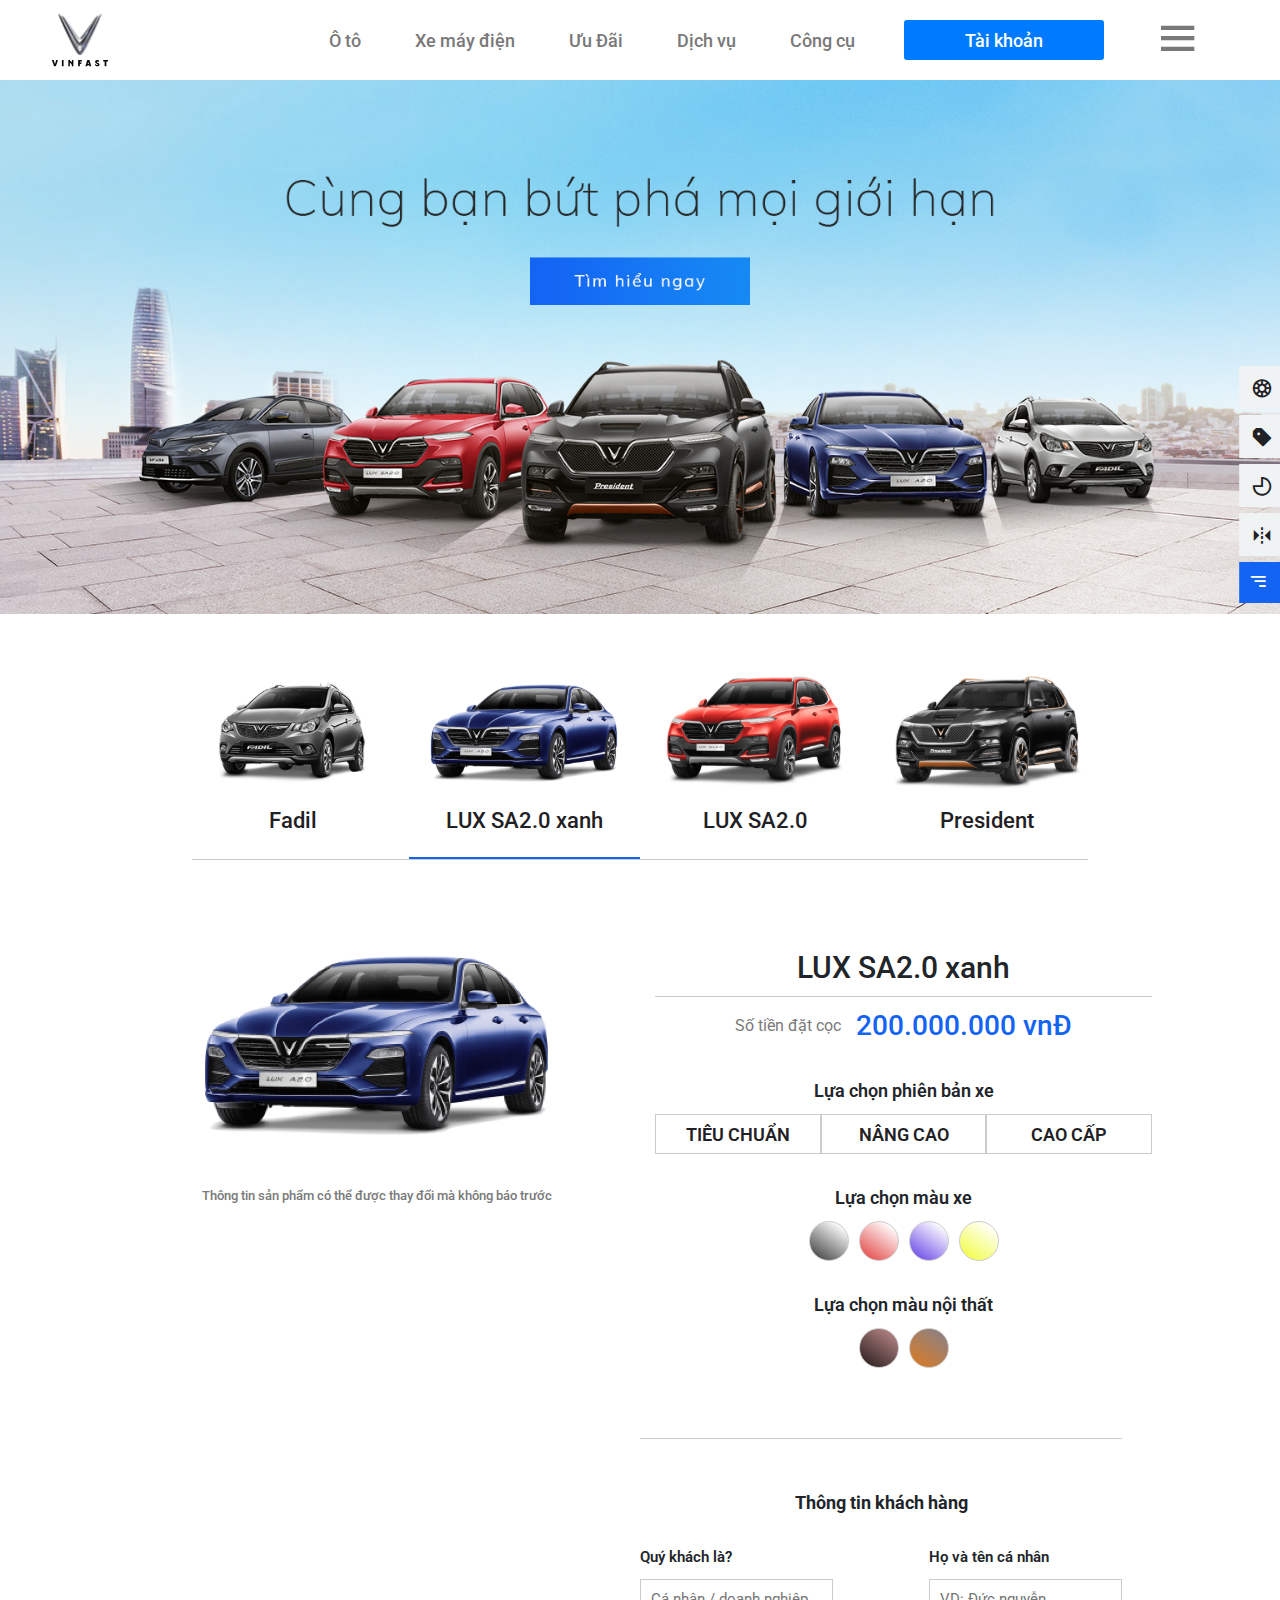
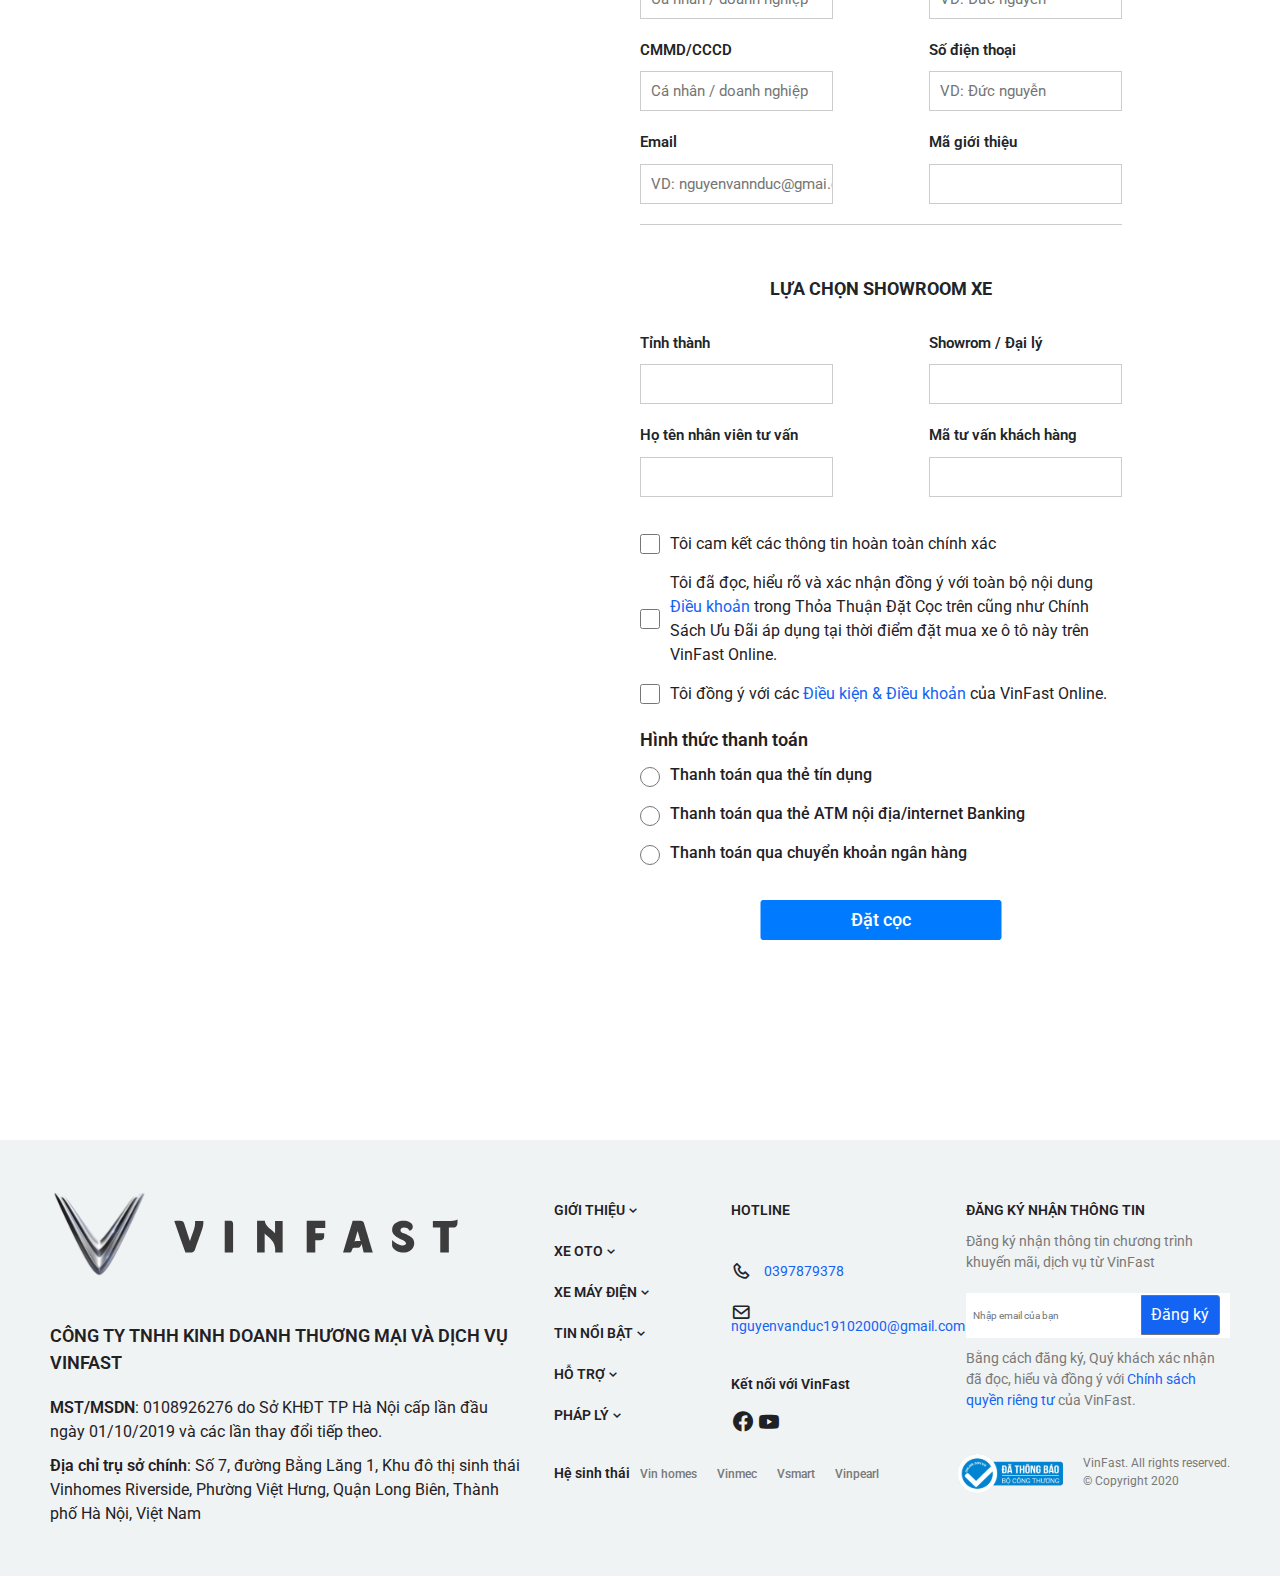
<file: listCar.html>
<!DOCTYPE html>
<html lang="en">
<head>
    <meta charset="UTF-8">
    <meta http-equiv="X-UA-Compatible" content="IE=edge">
    <meta name="viewport" content="width=device-width, initial-scale=1.0">
    <title id="title"></title>
    <link rel="stylesheet" href="https://cdn.jsdelivr.net/npm/bootstrap@4.3.1/dist/css/bootstrap.min.css" integrity="sha384-ggOyR0iXCbMQv3Xipma34MD+dH/1fQ784/j6cY/iJTQUOhcWr7x9JvoRxT2MZw1T" crossorigin="anonymous">
    <link rel="stylesheet" href="./assets/base.css">
    <!-- <link rel="stylesheet" href="./assets/grid.css"> -->
    <link rel="stylesheet" href="./assets/style.css">
    <link rel="stylesheet" href="./assets/none.css">
    <link rel="stylesheet" href="./assets/wrapper.css">
    <link rel="stylesheet" href="./assets/Footer.css">
    <link rel="stylesheet" href="./assets/menu__icon.css">
    <link rel="stylesheet" href="./assets/wrapper2.css">
    <link rel="stylesheet" href="https://cdnjs.cloudflare.com/ajax/libs/font-awesome/5.15.4/css/all.min.css" />
    <link href='https://unpkg.com/boxicons@2.1.2/css/boxicons.min.css' rel='stylesheet'>
    <link rel="stylesheet" href="./assets/icon/fontawesome-free-6.1.1-web/css/all.min.css">
    
</head>
<body>
    <div class="app">
        <div class="header">
            <div class="row">
                <div class="col-12">
                    <nav class="duc__navbar navbar navbar-expand-lg navbar-light">
                        <a class="navbar-brand" href="index.html">
                            <img src="./assets/img/header-logo.svg" alt="">
                        </a>
                        <button class="navbar-toggler" type="button" data-toggle="collapse" data-target="#navbarNavDropdown" aria-controls="navbarNavDropdown" aria-expanded="false" aria-label="Toggle navigation">
                          <span class="navbar-toggler-icon"></span>
                        </button>
                        <div class="collapse navbar-collapse" id="navbarNavDropdown">
                          <ul class="navbar-nav">
                            <li class="nav-item nav-item-oto active" >
                              <a class="nav-link" href="listCar.html">Ô tô <span class="sr-only">(current)</span></a>
                              <div class="nav-item-show nav-item--show-oto">
                                <div class="item__container-show">
                                  <div class="header-show">
                                      <div class="header-show-type">
                                        <span onclick="filterCar(event, 'dien')">Động cơ điện</span>
                                        <span onclick="filterCar(event, 'xang')" class="active-background">Động cơ xăng</span>
                                      </div>
                                      <div class="header-show-tuvan">
                                        <i class='bx bxs-comment-detail'></i>
                                        Yêu cầu tư vấn
                                      </div>
                                  </div>
                                  <div src="./assets/img/" class="header-content">
                                    <div class="row" id="list_car">
                                      
                                    </div>

                                    <div class="header-content-policy">Chính sách bán hàng có thể được cung cập nhật theo chính sách VinFast tại từng thời điểm</div>
                                    <div class="header-content--all-view">
                                      <a href="./listCar.html"><button class="btn btn-primary">Xem tất cả các xe</button></a>
                                    </div>
                                  </div>
                                </div>
                              </div>
                            </li>

                            <div src="./assets/img/car-dien/VF9_1642740346.png"></div>
        
                            <li class="nav-item nav-item-xemay active">
                              <a class="nav-link" href="listMoto.html">Xe máy điện <span class="sr-only">(current)</span></a>
                              <div class="nav-item-show nav-item--show-xemay">
                                <div class="item__container-show">
                                  <div class="header-show">
                                      <div class="header-show-type">
                                        <span onclick="filterMoto(event, 'hight')">Cao cấp</span>
                                        <span onclick="filterMoto(event, 'medium')" class="active-background">Trung cấp</span>
                                        <span onclick="filterMoto(event, 'low')">Phổ chông</span>
                                      </div>
                                      <div class="header-show-tuvan">
                                        <i class='bx bxs-comment-detail'></i>
                                        Yêu cầu tư vấn
                                      </div>
                                  </div>
                                  <div class="header-content">
                                    <div class="row no-wrap" id="list_moto">
                                      
                                    </div>
                                    
                                    <div class="header-content-policy">Chính sách bán hàng có thể được cung cập nhật theo chính sách VinFast tại từng thời điểm</div>
                                    <div class="header-content--all-view">
                                      <a href="./listMoto.html"><button class="btn btn-primary">Xem tất cả các xe</button></a>
                                    </div>
                                  </div>
                                </div>
                              </div>
                            </li>
        
                            <li class="nav-item active">
                              <a class="nav-link" href="#">Ưu Đãi <span class="sr-only">(current)</span></a>
                            </li>
        
                            <li class="nav-item nav-item-service active">
                              <a class="nav-link" href="#">Dịch vụ <span class="sr-only">(current)</span></a>
                              <div class="nav-item-show  nav-item--show-service"> 
                                <div class="row">
                                    <div class="col l-3 show-service-item">
                                      <div class="show-service--title">BẢO HÀNH & DỊCH VỤ</div>
                                      <div><a href="#">Bảo hành</a></div>
                                      <div><a href="#">Bảo dưỡng định kỳ</a></div>
                                      <div><a href="#">Dịch vụ sửa chữa</a></div>
                                    </div>
                                    <div class="col l-3 show-service-item">
                                      <div class="show-service--title">ĐẶT LỊCH SỬA CHỮA & BẢO DƯỠNG</div>
                                      <div><a href="#">Ô tô</a></div>
                                    </div>
                                    <div class="col l-3 show-service-item">
                                      <div class="show-service--title">TÀI LIỆU TẢI VỀ</div>
                                      <div><a href="#">Ô tô</a></div>
                                      <div><a href="#">Xe máy điện</a></div>
                                    </div>
                                    <div class="col l-3 show-service-item">
                                      <img src="./assets/img/img-header-service/Rectangle 6338_1632569636.png" alt="">
                                    </div>
                                </div>
                              </div>
                            </li>
        
                            <li class="nav-item nav-item-tools">
                              <a class="nav-link" href="#">Công cụ</a>
                              <div class="nav-item-show  nav-item--show-tools"> 
                                <div class="row">
                                    <div class="col l-3 show-service-item">
                                      <div><a href="#">Chi phí lăn bánh</a></div>
                                      <div><a href="#">So sánh xe</a></div>
                                    </div>
                                    <div class="col l-3 show-service-item">
                                      <div><a href="#">Thẩm định vay</a></div>
                                      <div><a href="#">Dự đoán trả góp</a></div>
                                    </div>
                                    <div class="col l-3 show-service-item">
                                      <div><a href="#">Đặt lịch dịch vụ</a></div>
                                      <div><a href="#">Đăng ký lái thử</a></div>
                                    </div>
                                    <div class="col l-3 show-service-item">
                                      <img src="./assets/img/img-header-service/Rectangle 6338 (3)_1627879460_1630987075.png" alt="">
                                    </div>
                                </div>
                              </div>
                            </li>
                            <li>
                                <button onclick="clickLogin()" style="font-size: 1.8rem; font-weight: 500;" type="button" class="btn btn-primary">Tài khoản</button>
                            </li>
        
                            <li class="duc__nav-item nav-item dropdown">
                              <a class="nav-link " href="#">
                                <i style="font-size: 50px;" class='bx bx-menu'></i>
                              </a>
                              <div class="duc__dropdown-menu">
                                <div class="after dropdown__menu"></div>
                                <a class="duc__dropdown-item" href="#">Hệ thống Showroom và Đại lý</a>
                                <a class="duc__dropdown-item" href="#">Hệ thống tạm sạc và thiết bị</a>
                                <a class="duc__dropdown-item" href="#">Dịch vụ Pin</a>
                                <a class="duc__dropdown-item" href="#">Đối tác tạm sạc</a>
                                <a class="duc__dropdown-item" href="#">Câu hỏi thường gặp</a>
                              </div>
                            </li>
                          </ul>
                        </div>
                    </nav>
                </div>
            </div>
        </div>

        <div class="wrapper2">
            <div class="wrapper2-header">
                <img src="./assets/img-listCar/header/Banner-all-car-VN.jpg" alt="">
            </div>

            <div class="wrapper2-product">
                <div class="row" id="wrapper2-cars">
                  
                </div>
            </div>

            <div class="wrapper2-product-info">
                <div class="row" id="renderCar">
                </div>
            </div>

            <div class="wrapper2-form">
              <div class="row">
                <div class="col col-lg-6"></div>
            
                <div class="col col-lg-6">
                  <div class="wrapper2-form1">
                    <div class="header-form">Thông tin khách hàng</div>
                    <div class="wrapper-form-input">
                      <div class="form-input">
                        <span>Quý khách là?</span>
                        <input type="text" placeholder="Cá nhân / doanh nghiệp">
                      </div>

                      <div class="form-input">
                        <span>Họ và tên cá nhân</span>
                        <input type="text" placeholder="VD: Đức nguyễn">
                      </div>
                    </div>
                    
                    <div class="wrapper-form-input">
                      <div class="form-input">
                        <span>CMMD/CCCD</span>
                        <input type="text" placeholder="Cá nhân / doanh nghiệp">
                      </div>

                      <div class="form-input">
                        <span>Số điện thoại</span>
                        <input type="text" placeholder="VD: Đức nguyễn">
                      </div>
                    </div>

                    <div class="wrapper-form-input">
                      <div class="form-input">
                        <span>Email</span>
                        <input type="text" placeholder="VD: nguyenvannduc@gmai.com">
                      </div>

                      <div class="form-input">
                        <span>Mã giới thiệu</span>
                        <input type="text" >
                      </div>
                    </div>
                  </div>

                  <div class="wrapper2-form1">
                    <div class="header-form">LỰA CHỌN SHOWROOM XE</div>                
                    <div class="wrapper-form-input">
                      <div class="form-input">
                        <span>Tỉnh thành</span>
                        <input type="text">
                      </div>

                      <div class="form-input">
                        <span>Showrom / Đại lý</span>
                        <input type="text">
                      </div>
                    </div>

                    <div class="wrapper-form-input">
                      <div class="form-input">
                        <span>Họ tên nhân viên tư  vấn</span>
                        <input type="text">
                      </div>

                      <div class="form-input">
                        <span>Mã tư vấn khách hàng</span>
                        <input type="text" >
                      </div>
                    </div>
                  </div>

                  <div class="form-policy">
                    <div class="form__check-policy">
                      <input type="checkbox">
                      <div>Tôi cam kết các thông tin hoàn toàn chính xác</div>
                    </div>
  
                    <div class="form__check-policy">
                      <input type="checkbox">
                      <div>Tôi đã đọc, hiểu rõ và xác nhận đồng ý với toàn bộ nội dung
                         <span>Điều khoản</span> 
                         trong Thỏa Thuận Đặt Cọc trên cũng như Chính Sách Ưu Đãi áp dụng tại thời điểm đặt mua xe ô tô này trên VinFast Online.</div>
                    </div>
  
                    <div class="form__check-policy">
                      <input type="checkbox">
                      <div>Tôi đồng ý với các 
                        <span>Điều kiện & Điều khoản</span>
                        của VinFast Online.</div>
                    </div>
                  </div>

                  <div class="form-payment">
                    <div class="header__form-payment">Hình thức thanh toán</div>
                    <div class="form__check-payment">
                      <input type="radio" value="1" name="payment" >  
                      <label for="1">Thanh toán qua thẻ tín dụng</label>
                    </div>

                    <div class="form__check-payment">
                      <input type="radio" value="2" name="payment" >  
                      <label for="2">Thanh toán qua thẻ ATM nội địa/internet Banking</label>
                    </div>

                    <div class="form__check-payment">
                      <input type="radio" value="3" name="payment" >  
                      <label for="3">Thanh toán qua chuyển khoản ngân hàng</label>
                    </div>
                  </div>

                  <button style="font-size: 1.8rem; font-weight: 500;" type="button" class="btn btn-primary">Đặt cọc</button>
                </div>
              </div>
            </div>
        </div>

        <div class="footer">
          <div class="row">
            <div class="col col-lg-5">
              <div class="footer__left">
                <div class="header-cty__logo">
                  <img src="./assets/img/logo-footer.svg" alt="">
                </div>
                <div class="header-cty__name">CÔNG TY TNHH KINH DOANH THƯƠNG MẠI VÀ DỊCH VỤ VINFAST</div>
                <div class="header-cty__tax"><span>MST/MSDN</span>: 0108926276 do Sở KHĐT TP Hà Nội cấp lần đầu ngày 01/10/2019 và các lần thay đổi tiếp theo.</div>
                <div class="header-cty__adress"><span>Địa chỉ trụ sở chính</span>: Số 7, đường Bằng Lăng 1, Khu đô thị sinh thái Vinhomes Riverside, Phường Việt Hưng, Quận Long Biên, Thành phố Hà Nội, Việt Nam</div>
              </div>
            </div>

            <div class="col col-lg-7">
              <div class="footer__right">
                <div class="footer__right-top">
                  <div class="row">
                    <div class="col col-lg-3  duc__col3">
                      <div class="menu-title"> <span>GIỚI THIỆU</span>
                        <i class='bx bx-chevron-down'></i>
                      </div>
                      <div class="menu-title"> <span>XE OTO</span>
                        <i class='bx bx-chevron-down'></i>
                      </div>
                      <div class="menu-title"> <span>XE MÁY ĐIỆN</span>
                        <i class='bx bx-chevron-down'></i>
                      </div>
                      <div class="menu-title"> <span>TIN NỔI BẬT</span>
                        <i class='bx bx-chevron-down'></i>
                      </div>
                      <div class="menu-title"> <span>HỖ TRỢ</span>
                        <i class='bx bx-chevron-down'></i>
                      </div>
                      <div class="menu-title"> <span>PHÁP LÝ</span>
                        <i class='bx bx-chevron-down'></i>
                      </div>
                    </div>
                    <div class="col col-lg-4 duc__col4">

                      <div class="col2-header">HOTLINE</div>

                      <div class="footer-contact">
                        <div class="contact-ne">
                          <i class='bx bx-phone' ></i>
                          <span>0397879378</span>
                        </div>
                        <div class="contact-ne">
                          <i class='bx bx-envelope' ></i>
                          <span>nguyenvanduc19102000@gmail.com</span>
                        </div>
                      </div>

                      <div class="col2-bottom">
                        <div class="col2-bottom-title">Kết nối với VinFast</div>
                        <div class="col2-bottom-social">
                          <a href="#"><i class='bx bxl-facebook-circle' ></i></a>
                          <a href="#"><i class='bx bxl-youtube' ></i></a>
                        </div>
                      </div>
                    </div>

                    <div class="col col-lg-5 footer-form-infor">
                      <div class="form-header">ĐĂNG KÝ NHẬN THÔNG TIN</div>
                      <div class="form-content">Đăng ký nhận thông tin chương trình khuyến mãi, dịch vụ từ VinFast</div>
                      <div class="input-group mb-3 duc__input-group">
                        <input type="text" class="form-control duc__form-control" placeholder="Nhập email của bạn" aria-label="Recipient's username" aria-describedby="basic-addon2">
                        <div class="input-group-append">
                          <button class="btn btn-outline-secondary duc__footer-btn" type="button">Đăng ký</button>
                        </div>
                      </div>
                      <div class="footer-form-policy">
                        Bằng cách đăng ký, Quý khách xác nhận đã đọc, hiểu và đồng ý với 
                        <span><a href="">Chính sách quyền riêng tư</a></span>
                        của VinFast.
                      </div>
                    </div>

                  </div>
                </div>
                <div class="footer__right-bottom">
                  <div class="footer__right-bottom-orther">
                    <div class="footer__right-bottom-menu">Hệ sinh thái</div>
                    <a href="#">Vin homes</a>
                    <a href="#">Vinmec</a>
                    <a href="#">Vsmart</a>
                    <a href="#">Vinpearl</a>
                  </div>

                  <div class="footer_right-bottom-orther2">
                    <img src="./assets/img/footer/bct.svg" alt="">
                    <div>VinFast. All rights reserved.
                      <br>
                      © Copyright 2020
                    <br></div>
                  </div>
                </div>
              </div>
            </div>
          </div>
        </div>
        <div class="block-menu-icon">
          <ul class="list-icon">

            <li class="item-icon">
              <a class="item-icon-link" href="">
                <i class='bx bx-color' ></i>
                <span>Đăng ký lái thử</span>
              </a>
            </li>

            <li class="item-icon">
              <a class="item-icon-link" href="">
                <i class='bx bxs-purchase-tag-alt'></i>
                <span>Chi phí lăn bánh</span>
              </a>
            </li>

            <li class="item-icon">
              <a class="item-icon-link" href="">
                <i class='bx bx-circle-three-quarter'></i>
                <span>Thẩm định vay</span>
              </a>
            </li>

            <li class="item-icon">
              <a class="item-icon-link" href="">
                <i class='bx bx-reflect-vertical'></i>
                <span>So sánh xe</span>
              </a>
            </li>

          </ul>

          <div onclick="ShowListIcon()" class="show-list-icon">
            <i class='bx bx-menu-alt-right'></i>
            <i class='bx bx-x hide'></i>
          </div>
        </div>
        
        <div class="d_modal hide">
          <div class="d_modal__overlay"></div>

          <div class="d_modal__body d_modal__body-login hide" style="height: 400px;">
            <div class="d_modal__inner">
              <div class="d_auth-form">
                <div class="d_modal-header">
                  <div onclick="moveLogin()" class="modal-header-left">Đăng ký</div>
                  <div class="modal-header-right">Đăng nhập</div>
                </div>
                <div id="form-1" class="auth-form__form">
                  <div class="auth-form__group">
                    <label for="email" class="form-label">Email</label>
                    <input id="email" name="email" type="text" class="auth-form-input" placeholder="Nhập email">
                    <span class="form-message"></span>
                  </div>

                  <div class="auth-form__group">
                    <label for="password" class="form-label">Mật khẩu</label>
                    <input id="password" name="password" type="password" class="auth-form-input" placeholder="Mật khẩu của bạn">
                    <span class="form-message"></span>
                  </div>

                  <div class="auth-form__group-other">
                    <div class="auth-form__remember">
                      <input type="checkbox" style="border: 1px solid #ccc; height: 20px; width: 20px;">
                      <div>Ghi nhớ tài khoản và mật khẩu</div>
                    </div>
                    <a href="#">Quên mật khẩu?</a>
                  </div>
                </div>

                <div class="auth-form__controls">
                  <div class="wrapper-car-btn">
                    <button style="font-size: 1.6rem; font-weight: 400;" type="button" class="btn btn-primary">Đăng nhập</button>
                  </div>
                </div>
              </div>
              <div class="d_modal__inner-socials">
                <div class="modal-socials-cover">
                  <div class="modal-socials-icon">
                    <i class='bx bxl-facebook-square'></i>
                  </div>
                  <span>kết nối với facebook</span>
                </div>

                <div class="modal-socials-cover">
                  <div class="modal-socials-icon">
                    <i class="fa-brands fa-google"></i>
                  </div>
                  <span>kết nối với Google</span>
                </div>
              </div>
            </div>
          </div>

          <div class="d_modal__body d_modal__body-register" style="height : 580px">
            <div class="d_modal__inner">
              <div class="d_auth-form">
                <div class="d_modal-header">
                  <div onclick="moveLogin()" class="modal-header-left">Đăng nhập</div>
                  <div class="modal-header-right">Đăng ký</div>
                </div>
                <div id="form-2" class="auth-form__form">
                  <div class="auth-form__group">
                    <label for="fullname2" class="form-label">Tên đầy đủ</label>
                    <input id="fullname2" name="fullname2" type="text" class="auth-form-input" placeholder="VD: Nguyễn Văn Đức">
                    <span class="form-message"></span>
                  </div>

                  <div class="auth-form__group">
                    <label for="email" class="form-label">Email</label>
                    <input id="email2" name="email2" type="text" class="auth-form-input" placeholder="Nhập email">
                    <span class="form-message"></span>
                  </div>

                  <div class="auth-form__group">
                    <label for="password" class="form-label">Mật khẩu</label>
                    <input id="password2" name="password2" type="password" class="auth-form-input" placeholder="Mật khẩu của bạn">
                    <span class="form-message"></span>
                  </div>

                  <div class="auth-form__group">
                    <label for="password2" class="form-label">Nhập lại mật khẩu</label>
                    <input id="password_confirmation2" name="password_confirmation2" type="password" class="auth-form-input" placeholder="Nhập lại mật khẩu">
                    <span class="form-message"></span>
                  </div>
                </div>

                <div class="auth-form-policy ">
                  Bằng việc đăng kím bạn đã đồng ý với Vinfast về 
                  <a href="#">Điều khoản dịch vụ</a>
                  &
                  <a href="#">Chính sách bảo mật</a>
                </div>

                <div class="auth-form__controls">
                  <div class="wrapper-car-btn">
                    <button style="font-size: 1.6rem; font-weight: 400;" type="button" class="btn btn-primary">Đăng ký</button>
                  </div>
                </div>
              </div>
              <div class="d_modal__inner-socials">
                <div class="modal-socials-cover">
                  <div class="modal-socials-icon">
                    <i class='bx bxl-facebook-square'></i>
                  </div>
                  <span>kết nối với facebook</span>
                </div>

                <div class="modal-socials-cover">
                  <div class="modal-socials-icon">
                    <i class="fa-brands fa-google"></i>
                  </div>
                  <span>kết nối với Google</span>
                </div>
              </div>
            </div>
          </div>
        </div>
    </div>

  <script src="https://code.jquery.com/jquery-3.3.1.slim.min.js" integrity="sha384-q8i/X+965DzO0rT7abK41JStQIAqVgRVzpbzo5smXKp4YfRvH+8abtTE1Pi6jizo" crossorigin="anonymous"></script>
  <script src="https://cdn.jsdelivr.net/npm/popper.js@1.14.7/dist/umd/popper.min.js" integrity="sha384-UO2eT0CpHqdSJQ6hJty5KVphtPhzWj9WO1clHTMGa3JDZwrnQq4sF86dIHNDz0W1" crossorigin="anonymous"></script>
  <script src="https://cdn.jsdelivr.net/npm/bootstrap@4.3.1/dist/js/bootstrap.min.js" integrity="sha384-JjSmVgyd0p3pXB1rRibZUAYoIIy6OrQ6VrjIEaFf/nJGzIxFDsf4x0xIM+B07jRM" crossorigin="anonymous"></script>
	<script>
    let page = 'list_car';
    let title = 'Danh sách Ô TÔ';
  </script>
  <script src="./main.js"></script>
  <script src="./Register.js"></script>
  <script src="./listCar.js"></script>
  <script>

    Validator({
        form: '#form-1',
        formGroupSelector: '.auth-form__group',
        errorSelector: '.form-message',
        rules: [
            Validator.isRequired('#fullname'),
            Validator.isRequired('#email'),
            Validator.isEmail('#email'),
        ],
    })

    Validator({
        form: '#form-2',
        formGroupSelector: '.auth-form__group',
        errorSelector: '.form-message',
        rules: [
            Validator.isRequired('#fullname2'),
            Validator.isRequired('#email2'),
            Validator.isEmail('#email2'),
            Validator.minLength('#password2', 6),
            Validator.isComfirmed('#password_confirmation2', function () {
                return document.querySelector('#form-2 #password2').value
            })
        ],
    })

    // Click login
    let d_modal = document.querySelector('.d_modal')
    function clickLogin() {
      d_modal.classList.toggle('hide')
    }
  </script>
</body>
</html>
</file>
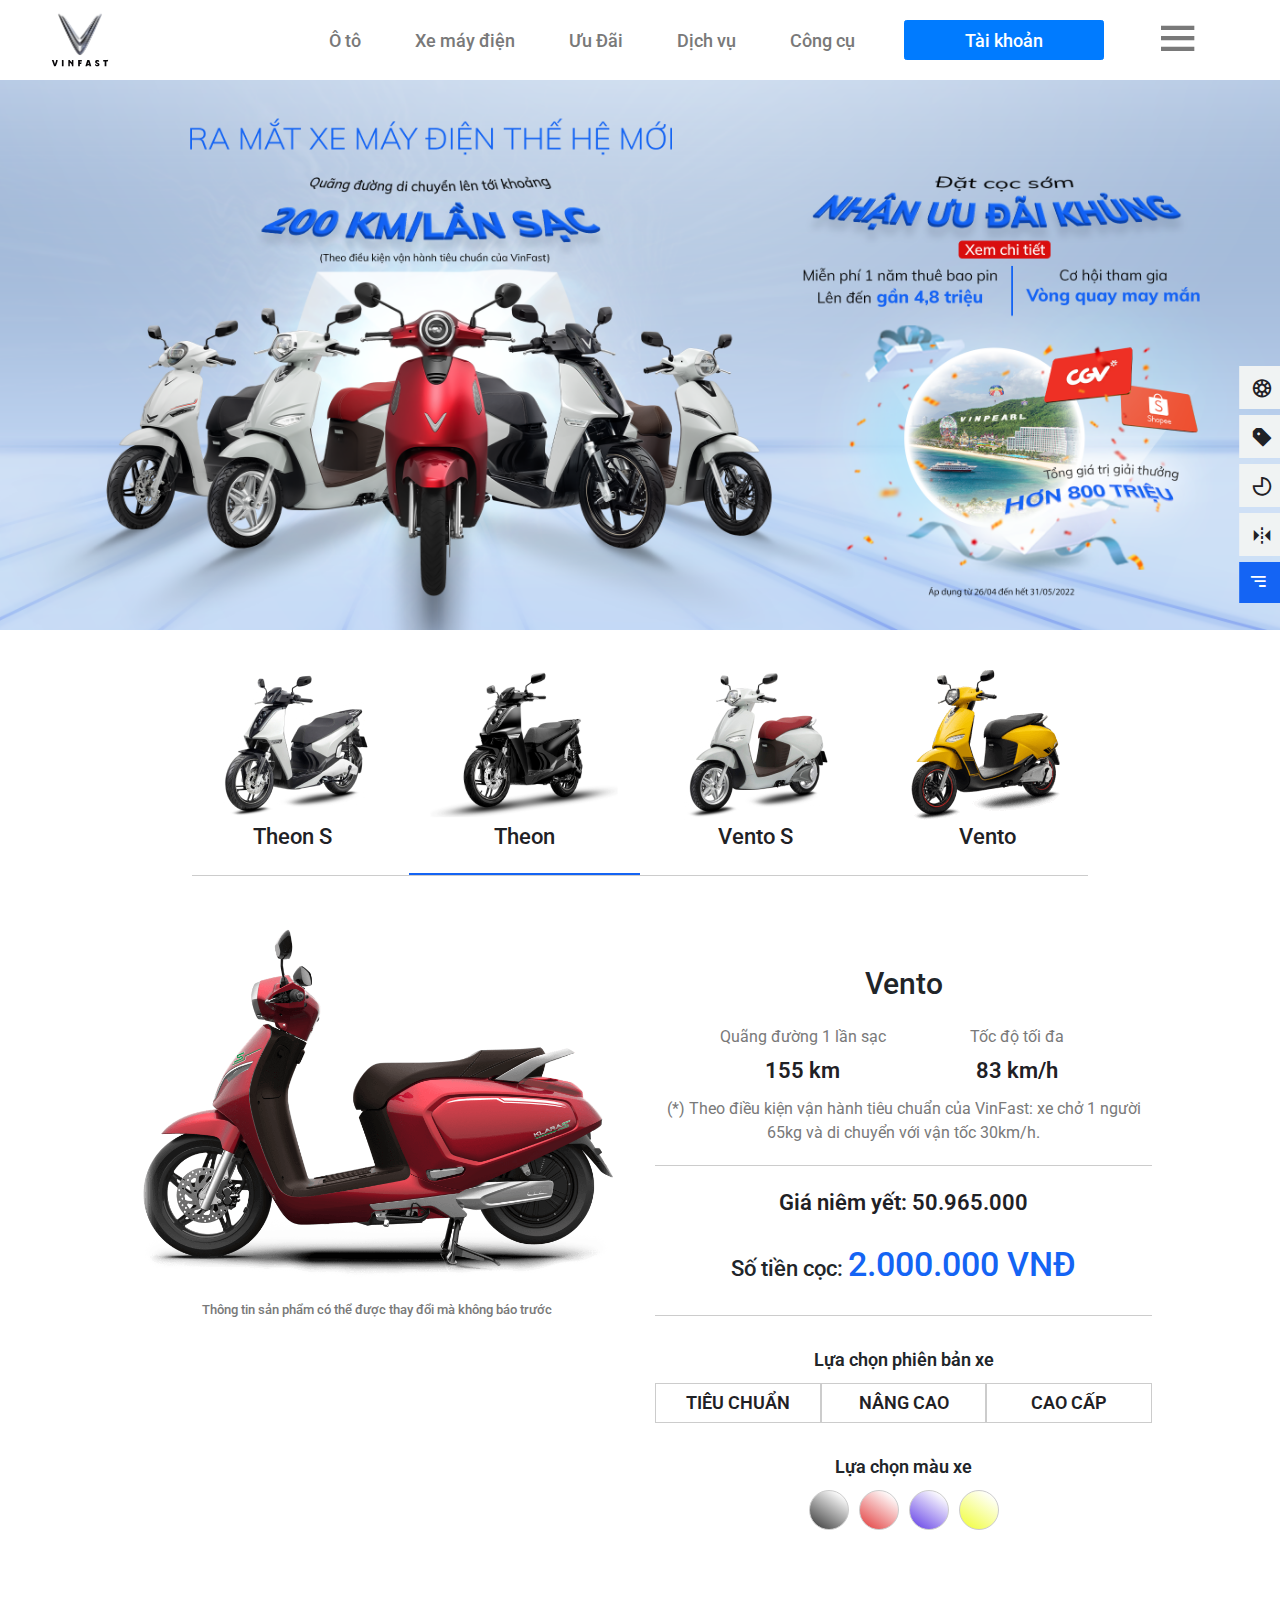
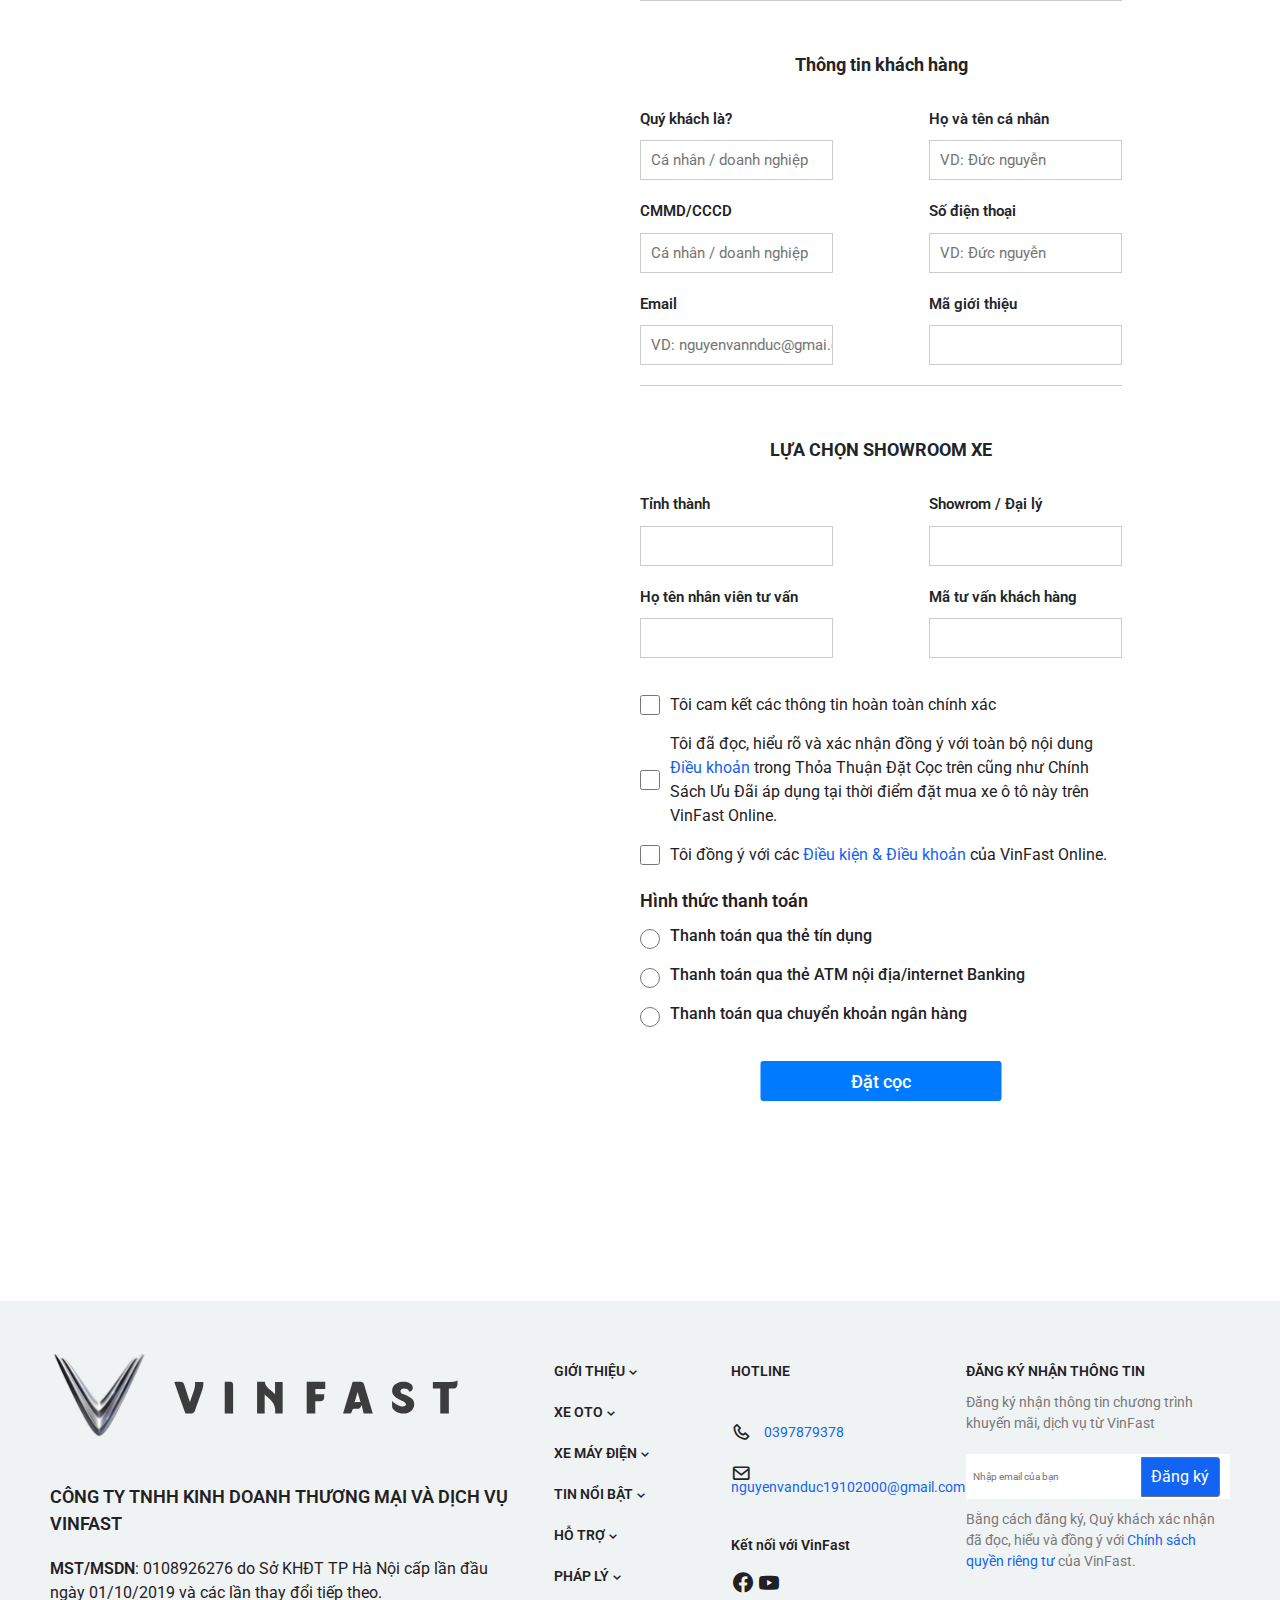
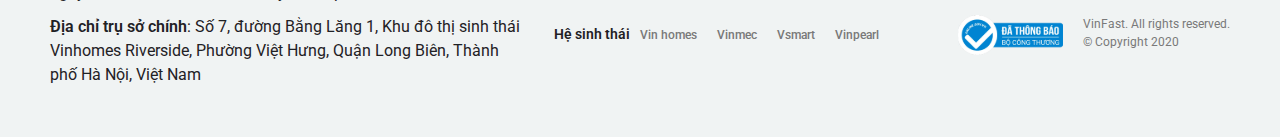
<file: listMoto.html>
<!DOCTYPE html>
<html lang="en">
<head>
    <meta charset="UTF-8">
    <meta http-equiv="X-UA-Compatible" content="IE=edge">
    <meta name="viewport" content="width=device-width, initial-scale=1.0">
    <title id="title"></title>
    <link rel="stylesheet" href="https://cdn.jsdelivr.net/npm/bootstrap@4.3.1/dist/css/bootstrap.min.css" integrity="sha384-ggOyR0iXCbMQv3Xipma34MD+dH/1fQ784/j6cY/iJTQUOhcWr7x9JvoRxT2MZw1T" crossorigin="anonymous">
    <link rel="stylesheet" href="./assets/base.css">
    <!-- <link rel="stylesheet" href="./assets/grid.css"> -->
    <link rel="stylesheet" href="./assets/style.css">
    <link rel="stylesheet" href="./assets/none.css">
    <link rel="stylesheet" href="./assets/wrapper.css">
    <link rel="stylesheet" href="./assets/Footer.css">
    <link rel="stylesheet" href="./assets/menu__icon.css">
    <link rel="stylesheet" href="./assets/wrapper2.css">
    <link rel="stylesheet" href="./assets/wapperlistmoto.css">
    <link rel="stylesheet" href="https://cdnjs.cloudflare.com/ajax/libs/font-awesome/5.15.4/css/all.min.css" />
    <link href='https://unpkg.com/boxicons@2.1.2/css/boxicons.min.css' rel='stylesheet'>
    <link rel="stylesheet" href="./assets/icon/fontawesome-free-6.1.1-web/css/all.min.css">
    
</head>
<body>
    <div class="app">
        <div class="header">
            <div class="row">
                <div class="col-12">
                    <nav class="duc__navbar navbar navbar-expand-lg navbar-light">
                        <a class="navbar-brand" href="index.html">
                            <img src="./assets/img/header-logo.svg" alt="">
                        </a>
                        <button class="navbar-toggler" type="button" data-toggle="collapse" data-target="#navbarNavDropdown" aria-controls="navbarNavDropdown" aria-expanded="false" aria-label="Toggle navigation">
                          <span class="navbar-toggler-icon"></span>
                        </button>
                        <div class="collapse navbar-collapse" id="navbarNavDropdown">
                          <ul class="navbar-nav">
                            <li class="nav-item nav-item-oto active" >
                              <a class="nav-link" href="listCar.html">Ô tô <span class="sr-only">(current)</span></a>
                              <div class="nav-item-show nav-item--show-oto">
                                <div class="item__container-show">
                                  <div class="header-show">
                                      <div class="header-show-type">
                                        <span onclick="filterCar(event, 'dien')">Động cơ điện</span>
                                        <span onclick="filterCar(event, 'xang')" class="active-background">Động cơ xăng</span>
                                      </div>
                                      <div class="header-show-tuvan">
                                        <i class='bx bxs-comment-detail'></i>
                                        Yêu cầu tư vấn
                                      </div>
                                  </div>
                                  <div src="./assets/img/" class="header-content">
                                    <div class="row" id="list_car">
                                      
                                    </div>

                                    <div class="header-content-policy">Chính sách bán hàng có thể được cung cập nhật theo chính sách VinFast tại từng thời điểm</div>
                                    <div class="header-content--all-view">
                                      <a href="listCar.html"><button class="btn btn-primary">Xem tất cả các xe</button></a>
                                    </div>
                                  </div>
                                </div>
                              </div>
                            </li>

                            <div src="./assets/img/car-dien/VF9_1642740346.png"></div>
        
                            <li class="nav-item nav-item-xemay active">
                              <a class="nav-link" href="listMoto.html">Xe máy điện <span class="sr-only">(current)</span></a>
                              <div class="nav-item-show nav-item--show-xemay">
                                <div class="item__container-show">
                                  <div class="header-show">
                                      <div class="header-show-type">
                                        <span onclick="filterMoto(event, 'hight')">Cao cấp</span>
                                        <span onclick="filterMoto(event, 'medium')" class="active-background">Trung cấp</span>
                                        <span onclick="filterMoto(event, 'low')">Phổ chông</span>
                                      </div>
                                      <div class="header-show-tuvan">
                                        <i class='bx bxs-comment-detail'></i>
                                        Yêu cầu tư vấn
                                      </div>
                                  </div>
                                  <div class="header-content">
                                    <div class="row no-wrap" id="list_moto">
                                      
                                    </div>
                                    
                                    <div class="header-content-policy">Chính sách bán hàng có thể được cung cập nhật theo chính sách VinFast tại từng thời điểm</div>
                                    <div class="header-content--all-view">
                                      <a href="listMoto.html"><button class="btn btn-primary">Xem tất cả các xe</button></a>
                                    </div>
                                  </div>
                                </div>
                              </div>
                            </li>
        
                            <li class="nav-item active">
                              <a class="nav-link" href="#">Ưu Đãi <span class="sr-only">(current)</span></a>
                            </li>
        
                            <li class="nav-item nav-item-service active">
                              <a class="nav-link" href="#">Dịch vụ <span class="sr-only">(current)</span></a>
                              <div class="nav-item-show  nav-item--show-service"> 
                                <div class="row">
                                    <div class="col l-3 show-service-item">
                                      <div class="show-service--title">BẢO HÀNH & DỊCH VỤ</div>
                                      <div><a href="#">Bảo hành</a></div>
                                      <div><a href="#">Bảo dưỡng định kỳ</a></div>
                                      <div><a href="#">Dịch vụ sửa chữa</a></div>
                                    </div>
                                    <div class="col l-3 show-service-item">
                                      <div class="show-service--title">ĐẶT LỊCH SỬA CHỮA & BẢO DƯỠNG</div>
                                      <div><a href="#">Ô tô</a></div>
                                    </div>
                                    <div class="col l-3 show-service-item">
                                      <div class="show-service--title">TÀI LIỆU TẢI VỀ</div>
                                      <div><a href="#">Ô tô</a></div>
                                      <div><a href="#">Xe máy điện</a></div>
                                    </div>
                                    <div class="col l-3 show-service-item">
                                      <img src="./assets/img/img-header-service/Rectangle 6338_1632569636.png" alt="">
                                    </div>
                                </div>
                              </div>
                            </li>
        
                            <li class="nav-item nav-item-tools">
                              <a class="nav-link" href="#">Công cụ</a>
                              <div class="nav-item-show  nav-item--show-tools"> 
                                <div class="row">
                                    <div class="col l-3 show-service-item">
                                      <div><a href="#">Chi phí lăn bánh</a></div>
                                      <div><a href="#">So sánh xe</a></div>
                                    </div>
                                    <div class="col l-3 show-service-item">
                                      <div><a href="#">Thẩm định vay</a></div>
                                      <div><a href="#">Dự đoán trả góp</a></div>
                                    </div>
                                    <div class="col l-3 show-service-item">
                                      <div><a href="#">Đặt lịch dịch vụ</a></div>
                                      <div><a href="#">Đăng ký lái thử</a></div>
                                    </div>
                                    <div class="col l-3 show-service-item">
                                      <img src="./assets/img/img-header-service/Rectangle 6338 (3)_1627879460_1630987075.png" alt="">
                                    </div>
                                </div>
                              </div>
                            </li>
                            <li>
                                <button onclick="clickLogin()" style="font-size: 1.8rem; font-weight: 500;" type="button" class="btn btn-primary">Tài khoản</button>
                            </li>
        
                            <li class="duc__nav-item nav-item dropdown">
                              <a class="nav-link " href="#">
                                <i style="font-size: 50px;" class='bx bx-menu'></i>
                              </a>
                              <div class="duc__dropdown-menu">
                                <div class="after dropdown__menu"></div>
                                <a class="duc__dropdown-item" href="#">Hệ thống Showroom và Đại lý</a>
                                <a class="duc__dropdown-item" href="#">Hệ thống tạm sạc và thiết bị</a>
                                <a class="duc__dropdown-item" href="#">Dịch vụ Pin</a>
                                <a class="duc__dropdown-item" href="#">Đối tác tạm sạc</a>
                                <a class="duc__dropdown-item" href="#">Câu hỏi thường gặp</a>
                              </div>
                            </li>
                          </ul>
                        </div>
                    </nav>
                </div>
            </div>
        </div>

        <div class="wrapper2">
            <div class="wrapper2-header">
                <img src="./assets/img-listMoto/header/bike-deposit-desktop.png" alt="">
            </div>

            <div class="wrapper2-product">
                <div class="row" id="wrapper2-motos">
                  
                </div>
            </div>
            <a href="./assets/img-listMoto/info/THEON S WHITE.png"></a>
            <div class="wrapper2-product-info">
                <div class="row" id="renderMoto">


                </div>
            </div>

            <a href="./assets/img-listMoto/info/VENTO  BLACK.png"></a>


            <div class="wrapper2-form">
              <div class="row">
                <div class="col col-lg-6"></div>
            
                <div class="col col-lg-6">
                  <div class="wrapper2-form1">
                    <div class="header-form">Thông tin khách hàng</div>
                    <div class="wrapper-form-input">
                      <div class="form-input">
                        <span>Quý khách là?</span>
                        <input type="text" placeholder="Cá nhân / doanh nghiệp">
                      </div>

                      <div class="form-input">
                        <span>Họ và tên cá nhân</span>
                        <input type="text" placeholder="VD: Đức nguyễn">
                      </div>
                    </div>
                    
                    <div class="wrapper-form-input">
                      <div class="form-input">
                        <span>CMMD/CCCD</span>
                        <input type="text" placeholder="Cá nhân / doanh nghiệp">
                      </div>

                      <div class="form-input">
                        <span>Số điện thoại</span>
                        <input type="text" placeholder="VD: Đức nguyễn">
                      </div>
                    </div>

                    <div class="wrapper-form-input">
                      <div class="form-input">
                        <span>Email</span>
                        <input type="text" placeholder="VD: nguyenvannduc@gmai.com">
                      </div>

                      <div class="form-input">
                        <span>Mã giới thiệu</span>
                        <input type="text" >
                      </div>
                    </div>
                  </div>

                  <div class="wrapper2-form1">
                    <div class="header-form">LỰA CHỌN SHOWROOM XE</div>                
                    <div class="wrapper-form-input">
                      <div class="form-input">
                        <span>Tỉnh thành</span>
                        <input type="text">
                      </div>

                      <div class="form-input">
                        <span>Showrom / Đại lý</span>
                        <input type="text">
                      </div>
                    </div>

                    <div class="wrapper-form-input">
                      <div class="form-input">
                        <span>Họ tên nhân viên tư  vấn</span>
                        <input type="text">
                      </div>

                      <div class="form-input">
                        <span>Mã tư vấn khách hàng</span>
                        <input type="text" >
                      </div>
                    </div>
                  </div>

                  <div class="form-policy">
                    <div class="form__check-policy">
                      <input type="checkbox">
                      <div>Tôi cam kết các thông tin hoàn toàn chính xác</div>
                    </div>
  
                    <div class="form__check-policy">
                      <input type="checkbox">
                      <div>Tôi đã đọc, hiểu rõ và xác nhận đồng ý với toàn bộ nội dung
                         <span>Điều khoản</span> 
                         trong Thỏa Thuận Đặt Cọc trên cũng như Chính Sách Ưu Đãi áp dụng tại thời điểm đặt mua xe ô tô này trên VinFast Online.</div>
                    </div>
  
                    <div class="form__check-policy">
                      <input type="checkbox">
                      <div>Tôi đồng ý với các 
                        <span>Điều kiện & Điều khoản</span>
                        của VinFast Online.</div>
                    </div>
                  </div>

                  <div class="form-payment">
                    <div class="header__form-payment">Hình thức thanh toán</div>
                    <div class="form__check-payment">
                      <input type="radio" value="1" name="payment" >  
                      <label for="1">Thanh toán qua thẻ tín dụng</label>
                    </div>

                    <div class="form__check-payment">
                      <input type="radio" value="2" name="payment" >  
                      <label for="2">Thanh toán qua thẻ ATM nội địa/internet Banking</label>
                    </div>

                    <div class="form__check-payment">
                      <input type="radio" value="3" name="payment" >  
                      <label for="3">Thanh toán qua chuyển khoản ngân hàng</label>
                    </div>
                  </div>

                  <button style="font-size: 1.8rem; font-weight: 500;" type="button" class="btn btn-primary">Đặt cọc</button>
                </div>
              </div>
            </div>
        </div>

        <div class="footer">
          <div class="row">
            <div class="col col-lg-5">
              <div class="footer__left">
                <div class="header-cty__logo">
                  <img src="./assets/img/logo-footer.svg" alt="">
                </div>
                <div class="header-cty__name">CÔNG TY TNHH KINH DOANH THƯƠNG MẠI VÀ DỊCH VỤ VINFAST</div>
                <div class="header-cty__tax"><span>MST/MSDN</span>: 0108926276 do Sở KHĐT TP Hà Nội cấp lần đầu ngày 01/10/2019 và các lần thay đổi tiếp theo.</div>
                <div class="header-cty__adress"><span>Địa chỉ trụ sở chính</span>: Số 7, đường Bằng Lăng 1, Khu đô thị sinh thái Vinhomes Riverside, Phường Việt Hưng, Quận Long Biên, Thành phố Hà Nội, Việt Nam</div>
              </div>
            </div>

            <div class="col col-lg-7">
              <div class="footer__right">
                <div class="footer__right-top">
                  <div class="row">
                    <div class="col col-lg-3  duc__col3">
                      <div class="menu-title"> <span>GIỚI THIỆU</span>
                        <i class='bx bx-chevron-down'></i>
                      </div>
                      <div class="menu-title"> <span>XE OTO</span>
                        <i class='bx bx-chevron-down'></i>
                      </div>
                      <div class="menu-title"> <span>XE MÁY ĐIỆN</span>
                        <i class='bx bx-chevron-down'></i>
                      </div>
                      <div class="menu-title"> <span>TIN NỔI BẬT</span>
                        <i class='bx bx-chevron-down'></i>
                      </div>
                      <div class="menu-title"> <span>HỖ TRỢ</span>
                        <i class='bx bx-chevron-down'></i>
                      </div>
                      <div class="menu-title"> <span>PHÁP LÝ</span>
                        <i class='bx bx-chevron-down'></i>
                      </div>
                    </div>
                    <div class="col col-lg-4 duc__col4">

                      <div class="col2-header">HOTLINE</div>

                      <div class="footer-contact">
                        <div class="contact-ne">
                          <i class='bx bx-phone' ></i>
                          <span>0397879378</span>
                        </div>
                        <div class="contact-ne">
                          <i class='bx bx-envelope' ></i>
                          <span>nguyenvanduc19102000@gmail.com</span>
                        </div>
                      </div>

                      <div class="col2-bottom">
                        <div class="col2-bottom-title">Kết nối với VinFast</div>
                        <div class="col2-bottom-social">
                          <a href="#"><i class='bx bxl-facebook-circle' ></i></a>
                          <a href="#"><i class='bx bxl-youtube' ></i></a>
                        </div>
                      </div>
                    </div>

                    <div class="col col-lg-5 footer-form-infor">
                      <div class="form-header">ĐĂNG KÝ NHẬN THÔNG TIN</div>
                      <div class="form-content">Đăng ký nhận thông tin chương trình khuyến mãi, dịch vụ từ VinFast</div>
                      <div class="input-group mb-3 duc__input-group">
                        <input type="text" class="form-control duc__form-control" placeholder="Nhập email của bạn" aria-label="Recipient's username" aria-describedby="basic-addon2">
                        <div class="input-group-append">
                          <button class="btn btn-outline-secondary duc__footer-btn" type="button">Đăng ký</button>
                        </div>
                      </div>
                      <div class="footer-form-policy">
                        Bằng cách đăng ký, Quý khách xác nhận đã đọc, hiểu và đồng ý với 
                        <span><a href="">Chính sách quyền riêng tư</a></span>
                        của VinFast.
                      </div>
                    </div>

                  </div>
                </div>
                <div class="footer__right-bottom">
                  <div class="footer__right-bottom-orther">
                    <div class="footer__right-bottom-menu">Hệ sinh thái</div>
                    <a href="#">Vin homes</a>
                    <a href="#">Vinmec</a>
                    <a href="#">Vsmart</a>
                    <a href="#">Vinpearl</a>
                  </div>

                  <div class="footer_right-bottom-orther2">
                    <img src="./assets/img/footer/bct.svg" alt="">
                    <div>VinFast. All rights reserved.
                      <br>
                      © Copyright 2020
                    <br></div>
                  </div>
                </div>
              </div>
            </div>
          </div>
        </div>
        <div class="block-menu-icon">
          <ul class="list-icon">

            <li class="item-icon">
              <a class="item-icon-link" href="">
                <i class='bx bx-color' ></i>
                <span>Đăng ký lái thử</span>
              </a>
            </li>

            <li class="item-icon">
              <a class="item-icon-link" href="">
                <i class='bx bxs-purchase-tag-alt'></i>
                <span>Chi phí lăn bánh</span>
              </a>
            </li>

            <li class="item-icon">
              <a class="item-icon-link" href="">
                <i class='bx bx-circle-three-quarter'></i>
                <span>Thẩm định vay</span>
              </a>
            </li>

            <li class="item-icon">
              <a class="item-icon-link" href="">
                <i class='bx bx-reflect-vertical'></i>
                <span>So sánh xe</span>
              </a>
            </li>

          </ul>

          <div onclick="ShowListIcon()" class="show-list-icon">
            <i class='bx bx-menu-alt-right'></i>
            <i class='bx bx-x hide'></i>
          </div>
        </div>
        
        <div class="d_modal hide">
          <div class="d_modal__overlay"></div>

          <div class="d_modal__body d_modal__body-login hide" style="height: 400px;">
            <div class="d_modal__inner">
              <div class="d_auth-form">
                <div class="d_modal-header">
                  <div onclick="moveLogin()" class="modal-header-left">Đăng ký</div>
                  <div class="modal-header-right">Đăng nhập</div>
                </div>
                <div id="form-1" class="auth-form__form">
                  <div class="auth-form__group">
                    <label for="email" class="form-label">Email</label>
                    <input id="email" name="email" type="text" class="auth-form-input" placeholder="Nhập email">
                    <span class="form-message"></span>
                  </div>

                  <div class="auth-form__group">
                    <label for="password" class="form-label">Mật khẩu</label>
                    <input id="password" name="password" type="password" class="auth-form-input" placeholder="Mật khẩu của bạn">
                    <span class="form-message"></span>
                  </div>

                  <div class="auth-form__group-other">
                    <div class="auth-form__remember">
                      <input type="checkbox" style="border: 1px solid #ccc; height: 20px; width: 20px;">
                      <div>Ghi nhớ tài khoản và mật khẩu</div>
                    </div>
                    <a href="#">Quên mật khẩu?</a>
                  </div>
                </div>

                <div class="auth-form__controls">
                  <div class="wrapper-car-btn">
                    <button style="font-size: 1.6rem; font-weight: 400;" type="button" class="btn btn-primary">Đăng nhập</button>
                  </div>
                </div>
              </div>
              <div class="d_modal__inner-socials">
                <div class="modal-socials-cover">
                  <div class="modal-socials-icon">
                    <i class='bx bxl-facebook-square'></i>
                  </div>
                  <span>kết nối với facebook</span>
                </div>

                <div class="modal-socials-cover">
                  <div class="modal-socials-icon">
                    <i class="fa-brands fa-google"></i>
                  </div>
                  <span>kết nối với Google</span>
                </div>
              </div>
            </div>
          </div>

          <div class="d_modal__body d_modal__body-register" style="height : 580px">
            <div class="d_modal__inner">
              <div class="d_auth-form">
                <div class="d_modal-header">
                  <div onclick="moveLogin()" class="modal-header-left">Đăng nhập</div>
                  <div class="modal-header-right">Đăng ký</div>
                </div>
                <div id="form-2" class="auth-form__form">
                  <div class="auth-form__group">
                    <label for="fullname2" class="form-label">Tên đầy đủ</label>
                    <input id="fullname2" name="fullname2" type="text" class="auth-form-input" placeholder="VD: Nguyễn Văn Đức">
                    <span class="form-message"></span>
                  </div>

                  <div class="auth-form__group">
                    <label for="email" class="form-label">Email</label>
                    <input id="email2" name="email2" type="text" class="auth-form-input" placeholder="Nhập email">
                    <span class="form-message"></span>
                  </div>

                  <div class="auth-form__group">
                    <label for="password" class="form-label">Mật khẩu</label>
                    <input id="password2" name="password2" type="password" class="auth-form-input" placeholder="Mật khẩu của bạn">
                    <span class="form-message"></span>
                  </div>

                  <div class="auth-form__group">
                    <label for="password2" class="form-label">Nhập lại mật khẩu</label>
                    <input id="password_confirmation2" name="password_confirmation2" type="password" class="auth-form-input" placeholder="Nhập lại mật khẩu">
                    <span class="form-message"></span>
                  </div>
                </div>

                <div class="auth-form-policy ">
                  Bằng việc đăng kím bạn đã đồng ý với Vinfast về 
                  <a href="#">Điều khoản dịch vụ</a>
                  &
                  <a href="#">Chính sách bảo mật</a>
                </div>

                <div class="auth-form__controls">
                  <div class="wrapper-car-btn">
                    <button style="font-size: 1.6rem; font-weight: 400;" type="button" class="btn btn-primary">Đăng ký</button>
                  </div>
                </div>
              </div>
              <div class="d_modal__inner-socials">
                <div class="modal-socials-cover">
                  <div class="modal-socials-icon">
                    <i class='bx bxl-facebook-square'></i>
                  </div>
                  <span>kết nối với facebook</span>
                </div>

                <div class="modal-socials-cover">
                  <div class="modal-socials-icon">
                    <i class="fa-brands fa-google"></i>
                  </div>
                  <span>kết nối với Google</span>
                </div>
              </div>
            </div>
          </div>
        </div>
    </div>

  <script src="https://code.jquery.com/jquery-3.3.1.slim.min.js" integrity="sha384-q8i/X+965DzO0rT7abK41JStQIAqVgRVzpbzo5smXKp4YfRvH+8abtTE1Pi6jizo" crossorigin="anonymous"></script>
  <script src="https://cdn.jsdelivr.net/npm/popper.js@1.14.7/dist/umd/popper.min.js" integrity="sha384-UO2eT0CpHqdSJQ6hJty5KVphtPhzWj9WO1clHTMGa3JDZwrnQq4sF86dIHNDz0W1" crossorigin="anonymous"></script>
  <script src="https://cdn.jsdelivr.net/npm/bootstrap@4.3.1/dist/js/bootstrap.min.js" integrity="sha384-JjSmVgyd0p3pXB1rRibZUAYoIIy6OrQ6VrjIEaFf/nJGzIxFDsf4x0xIM+B07jRM" crossorigin="anonymous"></script>
	<script>
    let page = 'list_car';
    let title = 'Danh sách XE MÁY';
  </script>
  <script src="./main.js"></script>
  <script src="./Register.js"></script>
  <script src="./listMoto.js"></script>
  <script>

    Validator({
        form: '#form-1',
        formGroupSelector: '.auth-form__group',
        errorSelector: '.form-message',
        rules: [
            Validator.isRequired('#fullname'),
            Validator.isRequired('#email'),
            Validator.isEmail('#email'),
        ],
    })

    Validator({
        form: '#form-2',
        formGroupSelector: '.auth-form__group',
        errorSelector: '.form-message',
        rules: [
            Validator.isRequired('#fullname2'),
            Validator.isRequired('#email2'),
            Validator.isEmail('#email2'),
            Validator.minLength('#password2', 6),
            Validator.isComfirmed('#password_confirmation2', function () {
                return document.querySelector('#form-2 #password2').value
            })
        ],
    })

    // Click login
    let d_modal = document.querySelector('.d_modal')
    function clickLogin() {
      d_modal.classList.toggle('hide')
    }
  </script>
</body>
</html>
</file>
<file: assets/base.css>
@import url('https://fonts.googleapis.com/css2?family=Poppins:ital,wght@0,100;0,300;0,400;0,500;0,600;0,700;0,800;0,900;1,100;1,200;1,300;1,400;1,500;1,600;1,700;1,800;1,900&family=Roboto:ital,wght@0,100;0,300;0,400;0,500;0,700;0,900;1,100;1,300;1,400;1,500;1,700;1,900&display=swap');

:root {
    --primary-color: #1464f4;
    --text-color: #797979;
    --white--color: #fff;
    --text2-color: #1F2125;
    --heght-nav: 80px;
    --hover-bgcolor: #e9f1f9;
    --hover-textcolor: #3b7cca;
}

* {
    box-sizing: border-box;
    margin: 0;
    padding: 0;
}

html {
    font-size:  62.5%; 
    line-height: 1.6rem;
    font-family: 'Roboto', sans-serif;
}

.body {
    height: 100vh;
    width: 100%;
    color: var(--text-color);
    font-size: 1.6rem;
}

.btn {
    width: 200px;
    height: 40px;
    font-size: 1.6rem;
}

.after {
    content: '';
    position: absolute;
    display: block;
    width: 100%;
    font-size: 1.6rem;
}

.active-background {
    color: var(--hover-textcolor);
}


@keyframes ShowSidein {
    from {
        top: calc(var(--heght-nav) - 20px);
        opacity: 0;
    }
    to {
        top: var(--heght-nav);
    }
}

@keyframes hoverDetail {
    from {
        transform: translateY(0);
    }
    to {
        transform: translateY(1px);
    }
}

@keyframes hoverForm {
    0% {
        background-color: var(--primary-color);
        color: var(--white--color);
    } 
    100% {
        background-color: var(--white--color);
        color: var(--primary-color);
    }   
}

/* Modal */

.d_modal {
    position: fixed;
    top: 0;
    left: 0;
    right: 0;
    bottom: 0;
    display: flex;
}

.d_modal__overlay {
    position: absolute;
    width: 100%;
    height: 100%;
    background-image: url(./img/modal/wp8806268.webp);
    filter: blur(1px);
    -webkit-filter: blur(1px);
    background-size: cover;
    background-position: center;
}

.d_modal__body {
    width: 450px;
    height: 500px;
    background-color: var(--white--color);
    margin: auto;
    z-index: 1;
    border-radius: 3px;
    transform: translateY(30px);
}

.d_auth-form {
    padding: 20px 10px 10px;
}

.d_modal-header {
    display: flex;
    justify-content: space-between;
    margin-bottom: 20px;
    align-items: center;
    padding: 0 10px;
}

.modal-header-left {
    font-size: 2.6rem;
    font-weight: 500;
    cursor: pointer;
}

.modal-header-left:hover {
    color: var(--primary-color);
}

.modal-header-right {
    font-size: 1.6rem;
    font-weight: 500;
    color: var(--hover-textcolor);
}

.auth-form__form  {
    width: 100%;
    margin-bottom: 20px;
}

.auth-form__group {
    width: 100%;
    font-size: 1.4rem;
    font-weight: 600;
    height: 80px;
    margin-bottom: 8px;
}

.auth-form__group input {
    width: 100%;
    height: 36px;
    outline: none;
    border: 1px solid #ccc;
    border-radius: 2px;
    padding: 0 10px;
    font-size: 1.4rem;
}

.auth-form__group-other {
    display: flex;
    justify-content: space-between;
}

.auth-form__remember {
    display: flex;
    align-items: center;
}

.auth-form__remember input{
    border: #ccc;
    font-size: 1.8rem;
}

.auth-form__remember div {
    font-size: 1.4rem;
    font-weight: 400;
    margin-left: 10px;
}

.auth-form__group-other a{
    font-size: 1.4rem;
    font-weight: 500;
    color: var(--text-color);
}

.auth-form-policy {
    font-size: 1.4rem;
    line-height: 1.4rem;
    text-align: center;
    margin: 20px 0;
}

.auth-form__controls {
    margin: 20px 0 30px ;
}

.auth-form__controls .wrapper-car-btn {
    display: flex;
    justify-content: flex-end
}

.d_modal__inner-socials {
    width: 100%;
    background-color: #ccc;
    display: flex;
    align-items: center;
    justify-content: space-around;
    flex: 1;
    height: 50px;
    border-radius: 3px;
}

.modal-socials-cover {
    padding: 0 15px 0 8px;
    display: flex; 
    justify-content: space-between;
    background-color: #026ae3;
    border-radius: 3px;
    align-items: center;
    color: var(--white--color);
    color: white;
    cursor: pointer;
}

.modal-socials-cover div {
    padding-right: 8px;
    font-size: 2.2rem;
    transform: translateY(1px);
}

.modal-socials-cover span {
    font-size: 1.6rem;
}

.d_modal__inner-socials .modal-socials-cover:last-child {
    background-color: var(--white--color);
    color: var(--text2-color);
}

.fa-google {
    background: conic-gradient(from -45deg, 
  #ea4335 110deg, 
  #4285f4 90deg 180deg, 
  #34a853 180deg 270deg, 
  #fbbc05 270deg) 73% 55%/150% 150% no-repeat;
    -webkit-background-clip: text;
    background-clip: text;
    color: 
  transparent;
    -webkit-text-fill-color: 
  transparent;
  }

.form-message {
    color: rgb(231, 57, 57);
    font-size: 1.2rem;
    transform: translateY(-10px);
}
</file>
<file: assets/grid.css>
.grid {
    width: 100%;
    display: block;
    padding: 0;
}

.grid.wide {
    max-width: 1200px;
    margin: 0 auto;
}

.row {
    display: flex;
    flex-wrap: wrap;
    margin-left: -4px;
    margin-right: -4px;
}

.row.no-gutters {
    margin-left: 0;
    margin-right: 0;
}

.col {
    padding-left: 4px;
    padding-right: 4px;
}

.row.no-gutters .col {
    padding-left: 0;
    padding-right: 0;
}

.c-0 {
    display: none;
}

.c-1 {
    flex: 0 0 8.33333%;
    max-width: 8.33333%;
}

.c-2 {
    flex: 0 0 16.66667%;
    max-width: 16.66667%;
}

.c-3 {
    flex: 0 0 25%;
    max-width: 25%;
}

.c-4 {
    flex: 0 0 33.33333%;
    max-width: 33.33333%;
}

.c-5 {
    flex: 0 0 41.66667%;
    max-width: 41.66667%;
}

.c-6 {
    flex: 0 0 50%;
    max-width: 50%;
}

.c-7 {
    flex: 0 0 58.33333%;
    max-width: 58.33333%;
}

.c-8 {
    flex: 0 0 66.66667%;
    max-width: 66.66667%;
}

.c-9 {
    flex: 0 0 75%;
    max-width: 75%;
}

.c-10 {
    flex: 0 0 83.33333%;
    max-width: 83.33333%;
}

.c-11 {
    flex: 0 0 91.66667%;
    max-width: 91.66667%;
}

.c-12 {
    flex: 0 0 100%;
    max-width: 100%;
}

.c-o-1 {
    margin-left: 8.33333%;
}

.c-o-2 {
    margin-left: 16.66667%;
}

.c-o-3 {
    margin-left: 25%;
}

.c-o-4 {
    margin-left: 33.33333%;
}

.c-o-5 {
    margin-left: 41.66667%;
}

.c-o-6 {
    margin-left: 50%;
}

.c-o-7 {
    margin-left: 58.33333%;
}

.c-o-8 {
    margin-left: 66.66667%;
}

.c-o-9 {
    margin-left: 75%;
}

.c-o-10 {
    margin-left: 83.33333%;
}

.c-o-11 {
    margin-left: 91.66667%;
}

/* >= Tablet */
@media (min-width: 740px) {
    .row {
        margin-left: -8px;
        margin-right: -8px;
    }

    .col {
        padding-left: 8px;
        padding-right: 8px;
    }

    .m-0 {
        display: none;
    }

    .m-1,
    .m-2,
    .m-3,
    .m-4,
    .m-5,
    .m-6,
    .m-7,
    .m-8,
    .m-9,
    .m-10,
    .m-11,
    .m-12 {
        display: block;
    }

    .m-1 {
        flex: 0 0 8.33333%;
        max-width: 8.33333%;
    }

    .m-2 {
        flex: 0 0 16.66667%;
        max-width: 16.66667%;
    }

    .m-3 {
        flex: 0 0 25%;
        max-width: 25%;
    }

    .m-4 {
        flex: 0 0 33.33333%;
        max-width: 33.33333%;
    }

    .m-5 {
        flex: 0 0 41.66667%;
        max-width: 41.66667%;
    }

    .m-6 {
        flex: 0 0 50%;
        max-width: 50%;
    }

    .m-7 {
        flex: 0 0 58.33333%;
        max-width: 58.33333%;
    }

    .m-8 {
        flex: 0 0 66.66667%;
        max-width: 66.66667%;
    }

    .m-9 {
        flex: 0 0 75%;
        max-width: 75%;
    }

    .m-10 {
        flex: 0 0 83.33333%;
        max-width: 83.33333%;
    }

    .m-11 {
        flex: 0 0 91.66667%;
        max-width: 91.66667%;
    }

    .m-12 {
        flex: 0 0 100%;
        max-width: 100%;
    }

    .m-o-1 {
        margin-left: 8.33333%;
    }

    .m-o-2 {
        margin-left: 16.66667%;
    }

    .m-o-3 {
        margin-left: 25%;
    }

    .m-o-4 {
        margin-left: 33.33333%;
    }

    .m-o-5 {
        margin-left: 41.66667%;
    }

    .m-o-6 {
        margin-left: 50%;
    }

    .m-o-7 {
        margin-left: 58.33333%;
    }

    .m-o-8 {
        margin-left: 66.66667%;
    }

    .m-o-9 {
        margin-left: 75%;
    }

    .m-o-10 {
        margin-left: 83.33333%;
    }

    .m-o-11 {
        margin-left: 91.66667%;
    }
}

/* PC medium resolution > */
@media (min-width: 1113px) {
    .row {
        margin-left: -5px;
        margin-right: -5px;
    }

    .row.sm-gutter {
        margin-left: -5px;
        margin-right: -5px;
    }

    .col {
        padding-left: 5px;
        padding-right: 5px;
    }

    .row.sm-gutter .col {
        padding-left: 5px;
        padding-right: 5px;
    }

    .l-0 {
        display: none;
    }

    .l-1,
    .l-2,
    .l-2-4,
    .l-3,
    .l-4,
    .l-5,
    .l-6,
    .l-7,
    .l-8,
    .l-9,
    .l-10,
    .l-11,
    .l-12 {
        display: block;
    }

    .l-1 {
        flex: 0 0 8.33333%;
        max-width: 8.33333%;
    }

    .l-2 {
        flex: 0 0 16.66667%;
        max-width: 16.66667%;
    }

    .l-2-4 {
        flex: 0 0 20%;
        max-width: 20%;
    }

    .l-3 {
        flex: 0 0 25%;
        max-width: 25%;
    }

    .l-4 {
        flex: 0 0 33.33333%;
        max-width: 33.33333%;
    }

    .l-5 {
        flex: 0 0 41.66667%;
        max-width: 41.66667%;
    }

    .l-6 {
        flex: 0 0 50%;
        max-width: 50%;
    }

    .l-7 {
        flex: 0 0 58.33333%;
        max-width: 58.33333%;
    }

    .l-8 {
        flex: 0 0 66.66667%;
        max-width: 66.66667%;
    }

    .l-9 {
        flex: 0 0 75%;
        max-width: 75%;
    }

    .l-10 {
        flex: 0 0 83.33333%;
        max-width: 83.33333%;
    }

    .l-11 {
        flex: 0 0 91.66667%;
        max-width: 91.66667%;
    }

    .l-12 {
        flex: 0 0 100%;
        max-width: 100%;
    }

    .l-o-1 {
        margin-left: 8.33333%;
    }

    .l-o-2 {
        margin-left: 16.66667%;
    }

    .l-o-3 {
        margin-left: 25%;
    }

    .l-o-4 {
        margin-left: 33.33333%;
    }

    .l-o-5 {
        margin-left: 41.66667%;
    }

    .l-o-6 {
        margin-left: 50%;
    }

    .l-o-7 {
        margin-left: 58.33333%;
    }

    .l-o-8 {
        margin-left: 66.66667%;
    }

    .l-o-9 {
        margin-left: 75%;
    }

    .l-o-10 {
        margin-left: 83.33333%;
    }

    .l-o-11 {
        margin-left: 91.66667%;
    }
}

/* Tablet - PC low resolution */
@media (min-width: 740px) and (max-width: 1023px) {
    .wide {
        width: 644px;
    }
}

/* > PC low resolution */
@media (min-width: 1024px) and (max-width: 1239px) {
    .wide {
        width: 984px;
    }

    .wide .row {
        margin-left: -12px;
        margin-right: -12px;
    }

    .wide .row.sm-gutter {
        margin-left: -5px;
        margin-right: -5px;
    }

    .wide .col {
        padding-left: 12px;
        padding-right: 12px;
    }

    .wide .row.sm-gutter .col {
        padding-left: 5px;
        padding-right: 5px;
    }

    .wide .l-0 {
        display: none;
    }

    .wide .l-1,
    .wide .l-2,
    .wide .l-2-4,
    .wide .l-3,
    .wide .l-4,
    .wide .l-5,
    .wide .l-6,
    .wide .l-7,
    .wide .l-8,
    .wide .l-9,
    .wide .l-10,
    .wide .l-11,
    .wide .l-12 {
        display: block;
    }

    .wide .l-1 {
        flex: 0 0 8.33333%;
        max-width: 8.33333%;
    }

    .wide .l-2 {
        flex: 0 0 16.66667%;
        max-width: 16.66667%;
    }

    .wide .l-2-4 {
        flex: 0 0 20%;
        max-width: 20%;
    }

    .wide .l-3 {
        flex: 0 0 25%;
        max-width: 25%;
    }

    .wide .l-4 {
        flex: 0 0 33.33333%;
        max-width: 33.33333%;
    }

    .wide .l-5 {
        flex: 0 0 41.66667%;
        max-width: 41.66667%;
    }

    .wide .l-6 {
        flex: 0 0 50%;
        max-width: 50%;
    }

    .wide .l-7 {
        flex: 0 0 58.33333%;
        max-width: 58.33333%;
    }

    .wide .l-8 {
        flex: 0 0 66.66667%;
        max-width: 66.66667%;
    }

    .wide .l-9 {
        flex: 0 0 75%;
        max-width: 75%;
    }

    .wide .l-10 {
        flex: 0 0 83.33333%;
        max-width: 83.33333%;
    }

    .wide .l-11 {
        flex: 0 0 91.66667%;
        max-width: 91.66667%;
    }

    .wide .l-12 {
        flex: 0 0 100%;
        max-width: 100%;
    }

    .wide .l-o-1 {
        margin-left: 8.33333%;
    }

    .wide .l-o-2 {
        margin-left: 16.66667%;
    }

    .wide .l-o-3 {
        margin-left: 25%;
    }

    .wide .l-o-4 {
        margin-left: 33.33333%;
    }

    .wide .l-o-5 {
        margin-left: 41.66667%;
    }

    .wide .l-o-6 {
        margin-left: 50%;
    }

    .wide .l-o-7 {
        margin-left: 58.33333%;
    }

    .wide .l-o-8 {
        margin-left: 66.66667%;
    }

    .wide .l-o-9 {
        margin-left: 75%;
    }

    .wide .l-o-10 {
        margin-left: 83.33333%;
    }

    .wide .l-o-11 {
        margin-left: 91.66667%;
    }
}
</file>
<file: assets/style.css>
.header {
    position: fixed;
    width: 100vw;
    z-index: 5;
    background-color: var(--white--color);
}
.duc__navbar {
    padding: 12px 50px;
    background-color: var(--white--color) !important;
    height: var(--heght-nav) !important;
}

.duc__navbar button:hover{
    animation: hoverForm ease-out 0.5s forwards;
}

.navbar-brand img {
    width: 60px;
    height: 60px;
}

.collapse.navbar-collapse {
    justify-content: end;
}

.navbar-nav li {
    padding: 0 22px;
    color: var(--text-color);
    display: flex;
    align-items: center;
}


.duc__navbar .navbar-nav a {
    color: var(--text-color);
    font-weight: 500;
    font-size: 1.8rem;
}

.header .navbar-light .navbar-nav .nav-link {
    color: var(--text-color);
}

.header .navbar-light .navbar-nav .nav-link:hover {
    color: var(--hover-textcolor);
}

.duc__nav-item:hover .duc__dropdown-menu {
    display: flex;
}


.duc__dropdown-menu {
    display: flex;
    flex-direction: column; 
    position: absolute;
    width: 350px;
    right: 0;
    box-shadow: 1px 0px 1px 2px rgb(240, 240, 240);
    margin-top: 10px;
    display: none;
    top: 60px;
    background-color: var(--white--color);
}

.duc__dropdown-menu a:hover {
    background-color: var(--hover-bgcolor);
    color: var(--hover-textcolor)
}

.after.dropdown__menu {
    height: 20px;
    top: -20px;
}

.duc__dropdown-menu  a{
    text-decoration: none;
    color: var(--text2-color);
    padding: 10px 20px;
}

/* Show Item */

.nav-item-oto:hover .nav-item--show-oto {
    display: block;
}

.nav-item-xemay:hover .nav-item--show-xemay {
    display: block;
}

.nav-item-service:hover .nav-item--show-service {
    display: block;
}

.nav-item-tools:hover .nav-item--show-tools  {
    display: block;
}

.nav-item--show-oto {
    display: none;
}

.nav-item--show-xemay {
    display: none;
}

.nav-item--show-service {
    display: none;
}

.nav-item--show-tools {
    display: none;
}

/* Header Show */
.nav-item-show {
    background-color: var(--white--color);
    position: absolute;
    top: var(--heght-nav);
    width: 100vw;
    right: 0;
    left: 0;
    font-size: 1.8rem;
    font-weight: 500;
    border-top: 1px solid rgb(221, 220, 220);
    animation: ShowSidein linear 0.5s;
    box-shadow: 0 4px 2px -2px gray;
}

.nav-item-show::after {
    content: '';
    display: block;
    position: absolute;
    height: 50px;
    width: 100%;
    top:-20px;
    z-index: 5;
}

.item__container-show {
    width: 100%;
}

.header-show {  
    width: 100%;
    display: flex;
    align-items: center;
    justify-content: space-between;
    padding: 20px 40px 15px 0;
    margin: 10px;
}

.header-show-type {
    display: flex;
    align-items: center;
}

.header-show-type span {
    padding: 0 0 0 50px;
    cursor: pointer;
}

.header-show-tuvan {
    display: flex;
    align-items: center;
    cursor: pointer;
}

.header-show-tuvan i {
    transform: translateY(2px);
    padding-right: 5px;
}

.header-content {
    padding: 20px  50px ;
}

/* Content Show */

.header-show--item {
    display: flex;
    flex-direction: column;
    align-items: center;
}

.header-show--item-img {

}

.header-show--item-name {
    margin: 5px 0;
    color: var(--text2-color);
}

.header-show--item-price {
    margin: 10px 0;
    color: var(--text-color);
}

.header-show--item-detail a{
    text-decoration: none;
    color: var(--primary-color) !important;
    font-weight: 500;
    font-size: 1.8rem;
}

.header-content-policy {
    text-align: center;
    margin: 30px 0;
    color: rgb(170, 170, 170);
}

.header-content--all-view {
    display: flex;
    justify-content: center;
}

.header-content--all-view .btn {
    width: 360px;
    font-size: 1.8rem;
    font-weight: 600;
}

.duc__with-item {
    flex-basis: 375px;
}

/* Show service */
.nav-item--show-service {
    padding: 30px 50px;
}

.show-service-item div {
    padding: 10px 0;
}

.show-service-item div:not(:first-child):hover{
    background-color: var(--hover-bgcolor);
    color: var(--hover-textcolor);
}

.show-service-item div a{
    text-decoration: none;
    color: var(--text-color);
    padding-left: 10px; 
}

.show-service-item img {
    width: 100%;
    object-fit: cover;
}

/* Show tools */
.nav-item--show-tools {
    padding: 30px 50px;
}
</file>
<file: assets/none.css>
.hide {
    display: none !important;
}

.no-wrap {
    flex-wrap: nowrap;
}
</file>
<file: assets/wrapper.css>
.wrapper {
    width: 100%;
    position: relative;
}

/* Wrapper Car Video */
.wrapper-car-video {
    position: sticky;
    z-index: -1;
    padding-top: 90px !important;
}

.wrapper-car-video video {
    width: 100%;
    object-fit: cover;
    height: 100vh;
}

/* v-light */

.v-light img{
    width: 100%;
    object-fit: cover;
    position: absolute;
    transform: translateY(calc(-100%)) ;
}

/* Wrapper home */

.wrapper-home {
    margin: 80px 0;
    /* padding: 0 50px; */
    text-align: center;
    overflow: hidden;
    position: relative;
}

.move-slider {
    width: 100%;
    position: absolute;
    top: 30%;
    display: flex;
    justify-content: space-between;
    padding: 0 12%;
    animation: homeSliderRight linear;
}

.move-slider div {
    padding: 10px;
}

.move-slider div i {
    font-size: 8rem;
    color: rgb(255, 81, 0);
}

.wrapper-home-slider {
    display: flex;
    align-items: center;
    flex-wrap: nowrap;
    transition: 1s;
}

@keyframes homeSliderRight {
    from {
        opacity: 0.8;
        transform: translateX(30%);
    }
    to {
        opacity: 1;
        transform: translateX(0);
    }
}

@keyframes homeSliderLeft {
    from {
        opacity: 0.8;
        transform: translateX(-30%);
    }
    to {
        opacity: 1;
        transform: translateX(0);
    }
}

.wrapper-home-slider .col {
}

.wrapper-item {
    display: flex;
    flex-direction: column;
    align-items: center;
}
.item-title h2 {
    font-size: 5rem;
    color: var(--text2-color);
    font-weight: 300;
    margin-bottom: 20px;
}

.item-title h5 {
    font-size: 2rem;
    color: var(--text-color);
    font-weight: 300;
    line-height: 30px;
    width: 80%;
    text-align: center;
    transform: translateX(14%);
}

.item-img {
    width: 100%;
    margin: 80px;
}

.item-img img {
    width: 100%;
    object-fit: cover;
}

/* Wrapper-car */

.wrapper-car {
    margin: 80px 0;
    padding: 0 50px;
    text-align: center;
}

.item-title {
    margin-bottom: 40px;
}

.wrapper-list-car {
    width: 100%;
    padding-bottom: 60px;
    animation: nextCar ease-in 0.3s forwards;
    overflow: hidden;
    display: flex;
    flex-direction: column;
}

.wrapper-list-car .row {
    flex-wrap: nowrap;
    transition-duration: 1s;
    scrollbar-width: none;  /* Firefox */
}

.wrapper-list-car .col {
    padding: 0 45px;
}

.wrapper-list-car .cart-btn {
    margin-top: auto;
}

.wrapper-car .item-title h5 {
    display: block;
    width: 500px;
}

.wrapper-car-img {
    width: 100%;
}

.wrapper-car-img:hover img:first-child {
    display: none;
}

.wrapper-car-img:hover img:last-child {
    display: block;
}

.wrapper-car-img img {
    width: 100%;
    object-fit: cover;
    margin-bottom: 35px;
}

.wrapper-car-img img:last-child {
    display: none;
}

.wrapper-car-slogan {
    color: var(--text2-color);
    font-size: 20px;
    margin: 10px 0;
}

.wrapper-car-name {
    color: var(--text2-color);
    font-size: 4rem;
    margin-bottom: 20px;
}

.wrapper-car-content {
    display: flex;
    justify-content: space-between;
    margin: 40px 0;
}

.wrapper-car-content span {
    font-size: 1.2rem;
    color: var(--text-color);
}

.wrapper-car-content div {
    font-size: 1.6rem;
    color: var(--text-color);
    justify-content: space-between;
}

.wrapper-car-btn {
    display: flex;
    flex: 1;
    justify-content: space-between;
}

.wrapper-car-btn button {
    width: 130px;
}

.wrapper-car-btn .duc_btn {
    background-color: var(--white-color);
    color: var(--hover-textcolor);
    font-weight: 400;
    border: none;
}

.wrapper-car-btn .duc_btn:hover {
    border: 1px solid var(--hover-textcolor);
    animation: hoverDetail ease-in 0.1s forwards;
}

/* Wrapper Panigatin */
.wrapper-item-panigation {
    display: flex;
    align-items: center;
    width: 100%;
    justify-content: center;
    height: 50px;
}

.wrapper-item-panigation span {
    width: 40px;
    height: 6px;
    background-color: #ccc;
    margin: 0 10px;
}

.background-pri {
    background-color: var(--primary-color) !important;
}

/* Wrapper video moto */

.duc_v-light1 img{
    width: 100%;
    object-fit: cover;
    position: absolute;
    transform: translateY(90px);
}

.duc_v-light2 img {
    transform: translateY(-100%);
}

/* Footer Wrapper */
.wrapper-footer {
    margin: 40px 0;
}

.wrapper-footer__img {
    width: 100%;
}

.wrapper-footer__img img {
    width: 100%;
    object-fit: cover;
}

.wrapper-footer {
    position: relative;
}

.wrapper-footer__sologan {
    width: 500px;
    position: absolute;
    top: 100px;
    left: 100px;
    display: flex;
    flex-direction: column;
    justify-content: flex-start;
}

.sologan__header {
    margin-bottom: 96px;
    font-size: 5rem;
    font-weight: 200;
    color: var(--white--color);
}

.sologan__content {
    display: flex;
    flex-direction: column;
    justify-content: flex-start;
    color: rgb(228, 228, 228);
}

.sologan__content div {
    font-size: 2.2rem;
    font-weight: 400;
    margin-bottom: 20px;
}

.sologan__content p {
    font-size: 1.6rem;
}
</file>
<file: assets/Footer.css>
.footer {
    padding: 50px;
    background-color: #f0f3f3;
}


/* Footer left */
.footer-left {
    display: flex;
    flex-direction: column;
    justify-content: flex-start;
}

.header-cty__logo {
    width: 409px;
}

.header-cty__logo img {
    width: 100%;
    object-fit: cover;
}

.header-cty__name {
    font-size: 1.8rem;
    font-weight: 600;
    color: var(--text2-color);
    margin: 40px 0 20px 0;
}

.header-cty__tax {
    font-size: 1.6rem;
    color: var(--text2-color);
    font-weight: 400;
    margin: 10px 0;
}

.header-cty__tax span {
    font-weight: 600;
}

.header-cty__adress {
    font-size: 1.6rem;
    color: var(--text2-color);
    font-weight: 400;
}

.header-cty__adress span {
    font-weight: 600;
}


/* Footer right */

.footer__right-top {
    width: 100%;
    height: 246px;
}

.duc__col3 {
    display: flex;
    justify-content: flex-start;    
    flex-direction: column;
}

.duc__col3 .menu-title {
    display: flex;
    align-items: center;
    color: var(--text2-color);
    margin: 10px 0;
}

.menu-title span {
    font-size: 1.4rem;
    font-weight: 600;
}

.menu-title i {
    font-size: 1.6rem;
}

.duc__col4 {
    display: flex;
    flex-direction: column;
    justify-content: space-between;
}

.col2-header {
    color: var(--text2-color);
    margin: 10px 0;
    font-size: 1.4rem;
    font-weight: 600;
}

.footer-contact {
    display: flex;
    flex-direction: column;
    font-size: 1.4rem;
    font-weight: 400;
    justify-content: flex-start;
    line-height: 1.4rem;
}

.footer-contact i {
    transform: translateY(4px);
    font-size: 2rem;
    padding-right: 10px;
}

.footer-contact span {
    color: var(--primary-color);
}

.col2-bottom-title{
    font-size: 1.4rem;
    font-weight: 600;
    color: var(--text2-color);
    margin: 15px 0 ;
}

.contact-ne {
    margin: 10px 0;
}

.col2-bottom-social a i {
    color: var(--text2-color);
    font-size: 2.4rem;
}

.footer-form-infor .form-header {
    font-size: 1.4rem;
    font-weight: 600;
    color: var(--text2-color);
    margin: 10px 0 ;
}

.footer-form-infor .form-content {
    font-size: 1.4rem;
    color: var(--text-color);
    font-weight: 400;
    margin-bottom: 20px;
}

.duc__input-group {
    position: relative;
    width: 100%;
    align-items: center;
    display: flex;
    height: 45px;
    background-color: var(--white--color);
    align-items: center;
    justify-content: space-between;
}

.duc__input-group .duc__form-control {
    height: 40px;
    width: 70%;
    outline: none;
    border: none;
    flex: none;
}

.input-group-append {
    position: absolute;
    width: 30%;
    right: 10px;
}

.input-group-append .btn {
    z-index: 0;
}

.duc__footer-btn {
    height: 40px;
    width: 100%;
    background-color: var(--primary-color);
    color: var(--white--color);
    border-radius: 3px;
}

.footer-form-policy {
    font-size: 1.4rem;
    color: var(--text-color);
    font-weight: 400;
    margin-bottom: 20px;
}

.footer-form-policy span a {
    color: var(--primary-color);
}

.footer__right-bottom {
    margin-top: 18px;
    display: flex;
    justify-content: space-between;
}

.footer__right-bottom-orther {
    display: flex;
    align-items: center;
}

.footer__right-bottom-orther div {
    font-size: 1.4rem;
    font-weight: 600;
    color: var(--text2-color);
}

.footer__right-bottom-orther a {
    margin: 0 10px;
    font-size: 1.2rem;
    font-weight: 500;
    color: var(--text-color);
}

.footer_right-bottom-orther2 {
    display: flex;
}

.footer_right-bottom-orther2 img{
    width: 105px;
    object-fit: cover;
}

.footer_right-bottom-orther2 div{
    font-size: 1.2rem;
    color: var(--text-color);
    margin-left: 20px;
}
</file>
<file: assets/menu__icon.css>
.block-menu-icon {
    position: fixed;
    top: 40%;
    right: 0;
}

.block-menu-icon .list-icon {
    margin: 0;
    padding: 0;
}

.block-menu-icon li {
    list-style: none;
    background-color: #f0f3f3;
    margin: 6px 0;
    padding: 8px 0px 8px 12px ;
    transform: translateX(76%);
    transition: 0.7s;
}

.block-menu-icon .list-icon .transform-icon {
    transform: translateX(0);
}

.block-menu-icon li:hover {
    transform: translateX(0);
}

.block-menu-icon .item-icon-link {
    color: var(--text2-color);
    font-size: 1.8rem;
    font-weight: 400;
    display: flex;
    align-items: center;
    text-decoration: none;
}

.block-menu-icon .item-icon-link i {
    font-size: 2.2rem;
    margin-right: 10px;
}

.show-list-icon {
    background-color: var(--primary-color);
    color: var(--white--color);
    margin: 6px 0;
    padding: 8px 0px 8px 8px ;
    transform: translateX(76%);
    cursor: pointer;
}

.show-list-icon i {
    font-size: 2.2rem;
    margin-right: 10px;
    width: 50px;
}
</file>
<file: assets/wrapper2.css>
.wrapper2 {
    display: flex;
    flex-direction: column;
    align-items: center;
}

.wrapper2-header {
    width: 100vw;
    padding-top: 60px;
}

.wrapper2-header img {
    width: 100%;
    object-fit: cover;
}

.wrapper2-product {
    margin: 40px  0;
    width: 70vw;
    align-items: center;
    border-bottom: 1px solid #ccc;
}

.wrapper2-product .col {
    padding-bottom: 20px;
}

.wrapper2-product .duc__border-bottom {
    border-bottom: 2px solid var(--primary-color);
}

.item-product {
    width: 100%;
    display: flex;
    flex-direction: column;
    align-items: center;
}

.item-product .name-product {
    font-size: 2.2rem;
    font-weight: 500;
    color: var(--text2-color);
}

.wrapper2-product-info {
    width: 80vw;
    align-items: center;
}

.product-info-left {
    width: 100%;
    display: flex;
    align-items: center;
    flex-direction: column;
}

.product-info-left img{
    width: 100%;    
    object-fit: cover;
    margin-bottom: 10px;
}

.product-info-left span {
    font-size: 1.3rem;
    color: var(--text-color);
    font-weight: 500;
}

.product-info {
    display: flex;
    flex-direction: column;
    width: 100%;
    align-items: center;
}

.product-name {
    font-size: 3rem;
    padding-top: 50px;
    padding-bottom: 10px;
    margin-bottom: 8px;
    border-bottom: 1px solid #ccc;
    width: 100%;
    text-align: center;
}

.product-deposit {
    display: flex;
    align-items: center;
}

.product-deposit  div {
    font-size: 1.6rem;
    color: var(--text-color);
    margin-right: 15px;
}

.product-deposit span {
    font-size: 2.8rem;
    color: var(--primary-color);
    font-weight: 500;
}

.product-model,
.product-color,
.product-furniture  {
    width: 100%;
    display: flex;
    flex-direction: column;
    align-items: center;
    margin: 20px 0;
}

.product-model p,
.product-color p,
.product-furniture p {
    margin: 10px 0;
    font-size: 1.8rem;
    font-weight: 600;
}

.product-model div {
    width: 100%;
    display: flex;
    justify-content: space-around;
}

.product-model div button {
    width: 17.6rem;
    height: 4rem;
    font-size: 1.8rem;
    font-weight: 600;
    color: var(--text2-color);
    border: 1px solid #ccc;
    background-color: #fff;
}

.product-model div .duc-button {
    border: 2px solid var(--primary-color);
    color: var(--primary-color);
    outline: none;
}

.product-color {
    width: 100%;
    display: flex;
    flex-direction: column;
    align-items: center;
}

.product-color p {
    margin: 10px 0;
    font-size: 1.8rem;
    font-weight: 600;
}

.product-color .all-color {
    display: flex;
    justify-content: space-around;
}

.product-color .all-color div {
    margin: 0 5px;
    height: 40px;
    width: 40px;
    border-radius: 50%;
    border: 1px solid #ccc;
    cursor: pointer;
}

.product-color .all-color .color-border {
    border: 2px solid var(--primary-color);
}

.product-color .div1 {
    background: linear-gradient(34.47deg,rgba(0,0,0,1) -22.12%,rgba(0,0,0,0) 87.91%);
}

.product-color .div2 {
    background: linear-gradient(34.47deg,rgba(218, 8, 8,1) -22.12%,rgba(29, 3, 3, 0) 87.91%);
}

.product-color .div3 {
    background: linear-gradient(34.47deg,rgba(55, 9, 223,1) -22.12%,rgba(143, 97, 97, 0) 87.91%);
}

.product-color .div4 {
    background: linear-gradient(34.47deg,rgba(236, 253, 0,1) -22.12%,rgba(143, 97, 97, 0) 87.91%);
}

.color2 .div1 {
    background: linear-gradient(34.47deg,rgba(0,0,0,1) -22.12%,rgba(97, 2, 2, 0.5) 87.91%);
}

.color2 .div2 {
    background: linear-gradient(34.47deg,rgb(243, 121, 7) -22.12%,rgba(29, 3, 3, 0.5) 87.91%);
}

/* Wrapper2-form */
.wrapper2-form {
    width: 80vw;
    display: flex;
    margin: 50px 0 200px 0;
    align-items: center;

}

.wrapper2-form .row {
    width: 100%;
}

/* .wrapper2-form .row .col:last-child {
    display: flex;
    flex-direction: column;
    align-items: center;
} */

.wrapper2-form1 {
    width: 100%;
    border-top: 1px solid #ccc;
}

.wrapper2-form1 .header-form {
    width: 100%;
    font-size: 1.8rem;
    font-weight: 700;
    text-align: center;
    margin: 50px 0 30px 0;
}

.wrapper-form-input {
    width: 100%;
    display: flex;
    justify-content: space-between;
}

.wrapper-form-input .form-input {
    width: 40%;
}

.form-input {
    font-size: 1.5rem;
    font-weight: 600;
    margin-bottom: 20px;
    position: relative;
}

.form-input input{
    width: 100%;
    height: 40px;
    margin-top: 10px;
    border: 1px solid #ccc;
    outline: none;
    padding-left: 10px;
}

.form-policy {
    width: 100%;
}

.form__check-policy {
    width: 100%;
    display: flex;
    justify-content: flex-start;
    align-items: center;
    margin: 15px 0;
    font-size: 1.6rem;
    color: var(--text2-color);
    font-weight: 400;
}

.form__check-policy div {
    flex: 1;
}

.form__check-policy input {
    width: 20px;
    height: 20px;
    margin-right: 10px;
}

.form__check-policy div span {
    color: var(--primary-color);
}

.header__form-payment {
    width: 100%;
    font-size: 1.8rem;
    font-weight: 600;
    color: var(--text2-color);
    margin: 20px 0 10px 0;
}

.form__check-payment {
    width: 100%;
    display: flex;
    justify-content: flex-start;
    align-items: center;
    margin-bottom: 10px;
}

.form__check-payment input {
    width: 20px;
    height: 20px;
    margin-right: 10px;
}

.form__check-payment label {
    font-size: 1.6rem;
    font-weight: 500;
    color: var(--text2-color);
}

.wrapper2-form .btn.btn-primary {
    width: 50%;
    margin-left: 50%;
    transform: translateX(-50%);
    margin-top: 20px;
}
</file>
<file: assets/wapperlistmoto.css>
.moto__product-name {
    border-bottom: none;
}

.moto__product-deposit div{
    text-align: center;
    margin: 5px 30px;
}

.moto__product-deposit div div{
    font-size: 2.2rem;
    font-weight: 600;
    color: var(--text2-color);
}

.product-condition {
    text-align: center;
    font-size: 1.6rem;
    color: var(--text-color);
    padding-bottom: 20px;
    border-bottom: 1px solid #ccc; 
}

.product-price {
    text-align: center;
    margin: 20px 0;
    color: var(--text2-color);
    font-size: 2.2rem;
    font-weight: 600;
}

.product-depost {
    text-align: center;
    font-size: 2.2rem;
    font-weight: 500;
    align-items: center;
    border-bottom: 1px solid #ccc;
    padding-bottom: 25px;
}

.product-depost span {
    font-size: 3.4rem;
    color: var(--primary-color);
}
</file>
